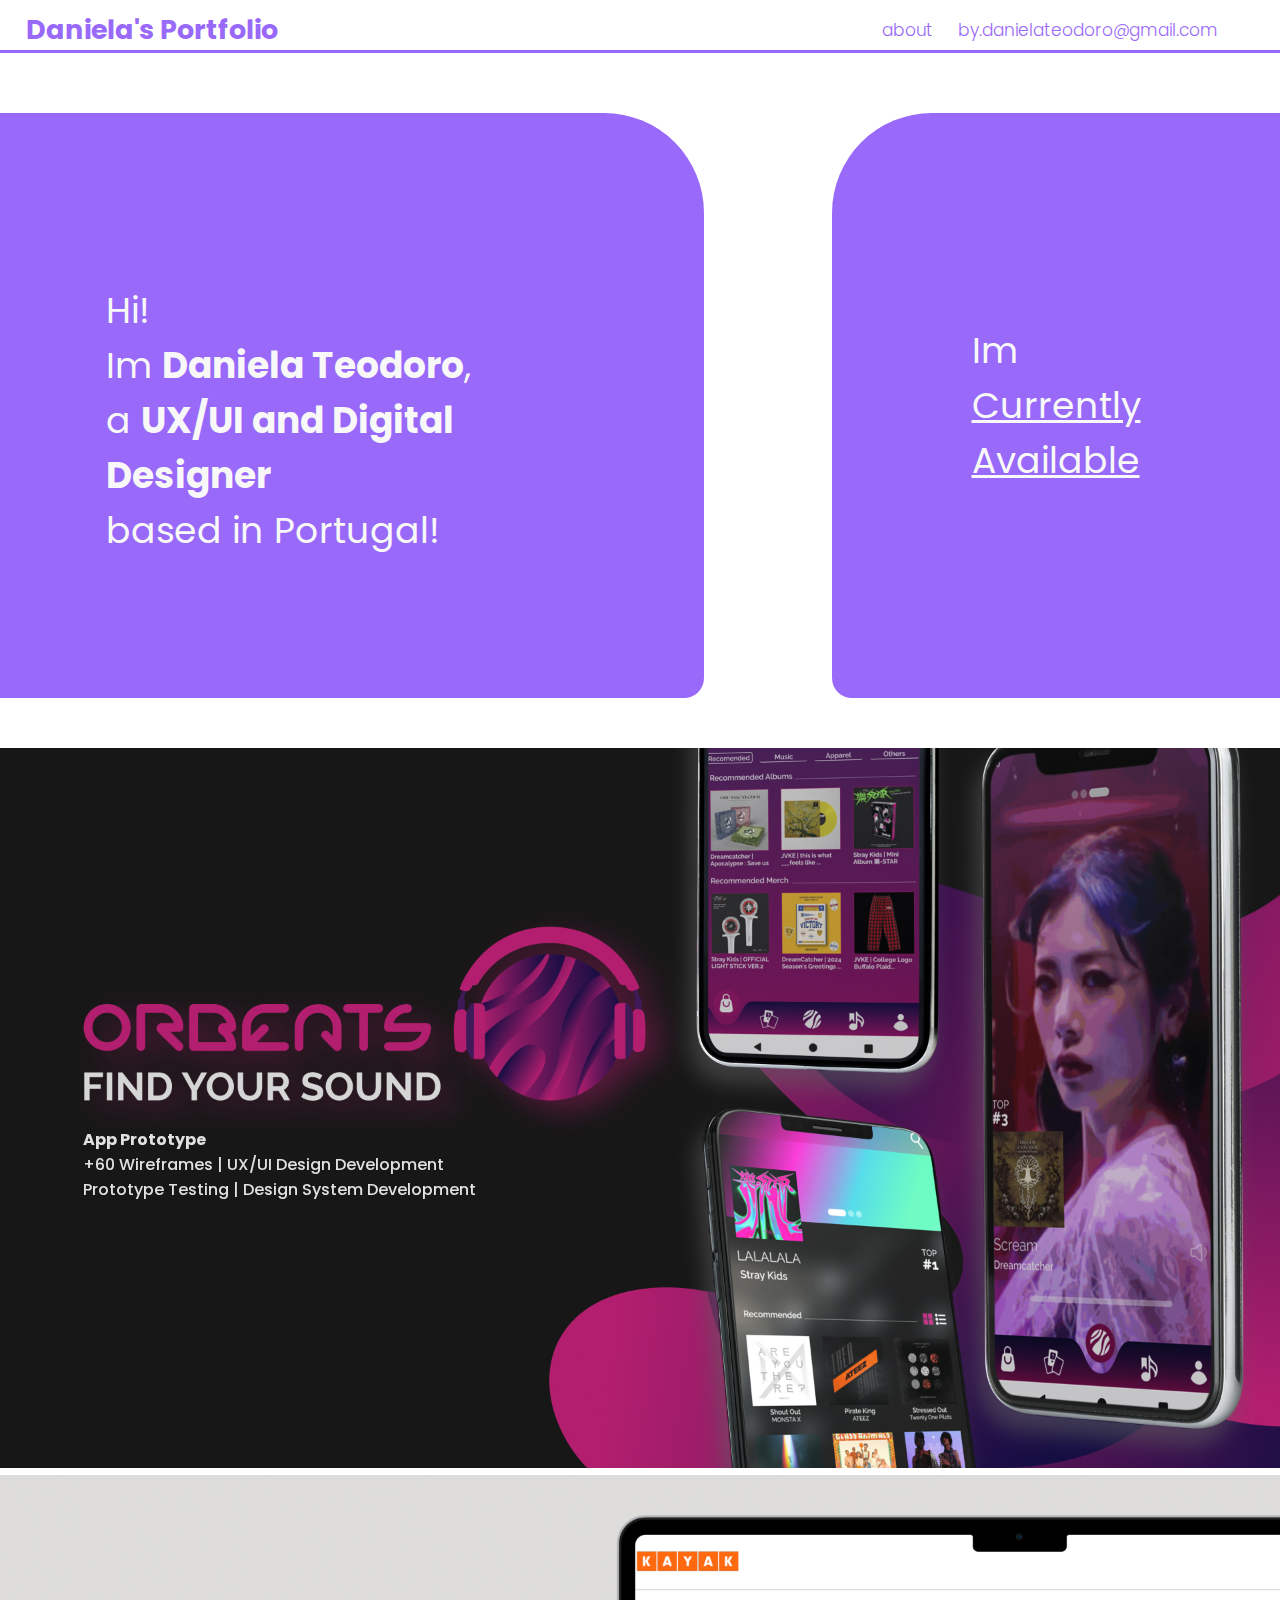
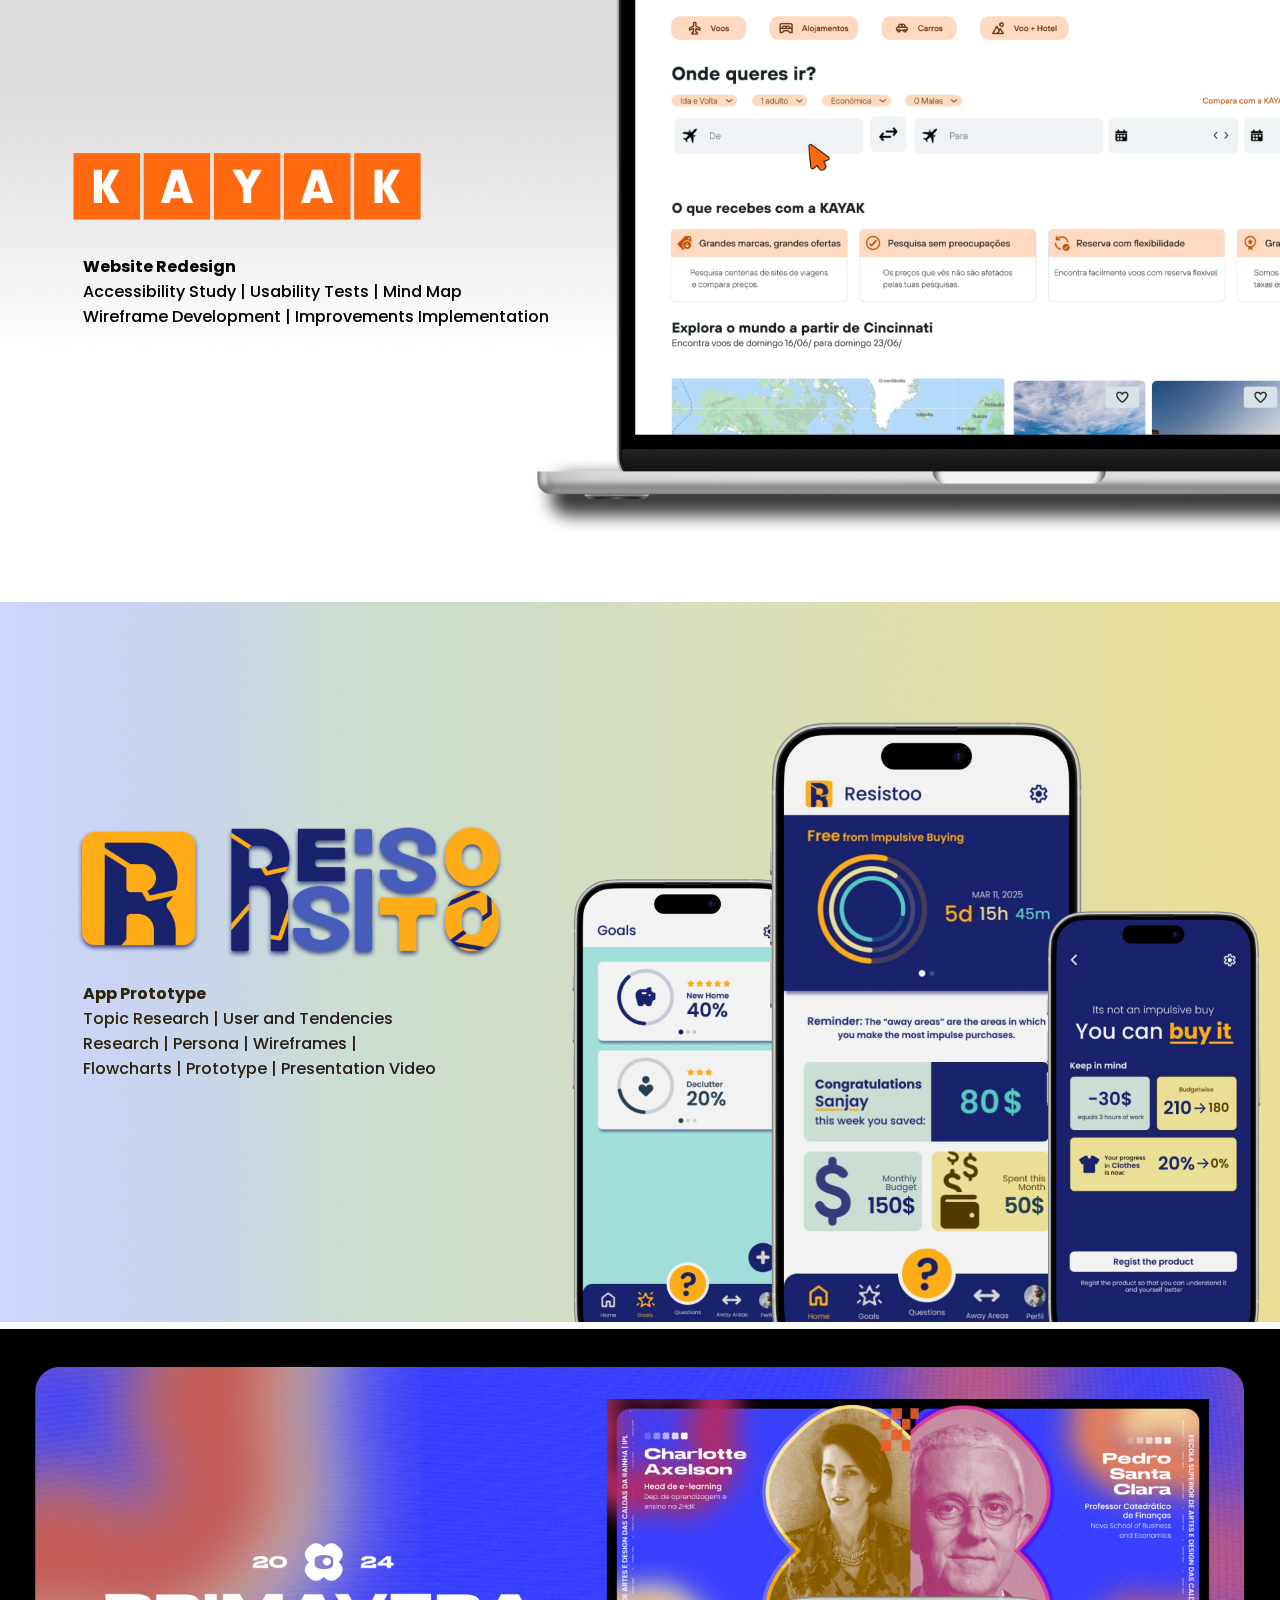
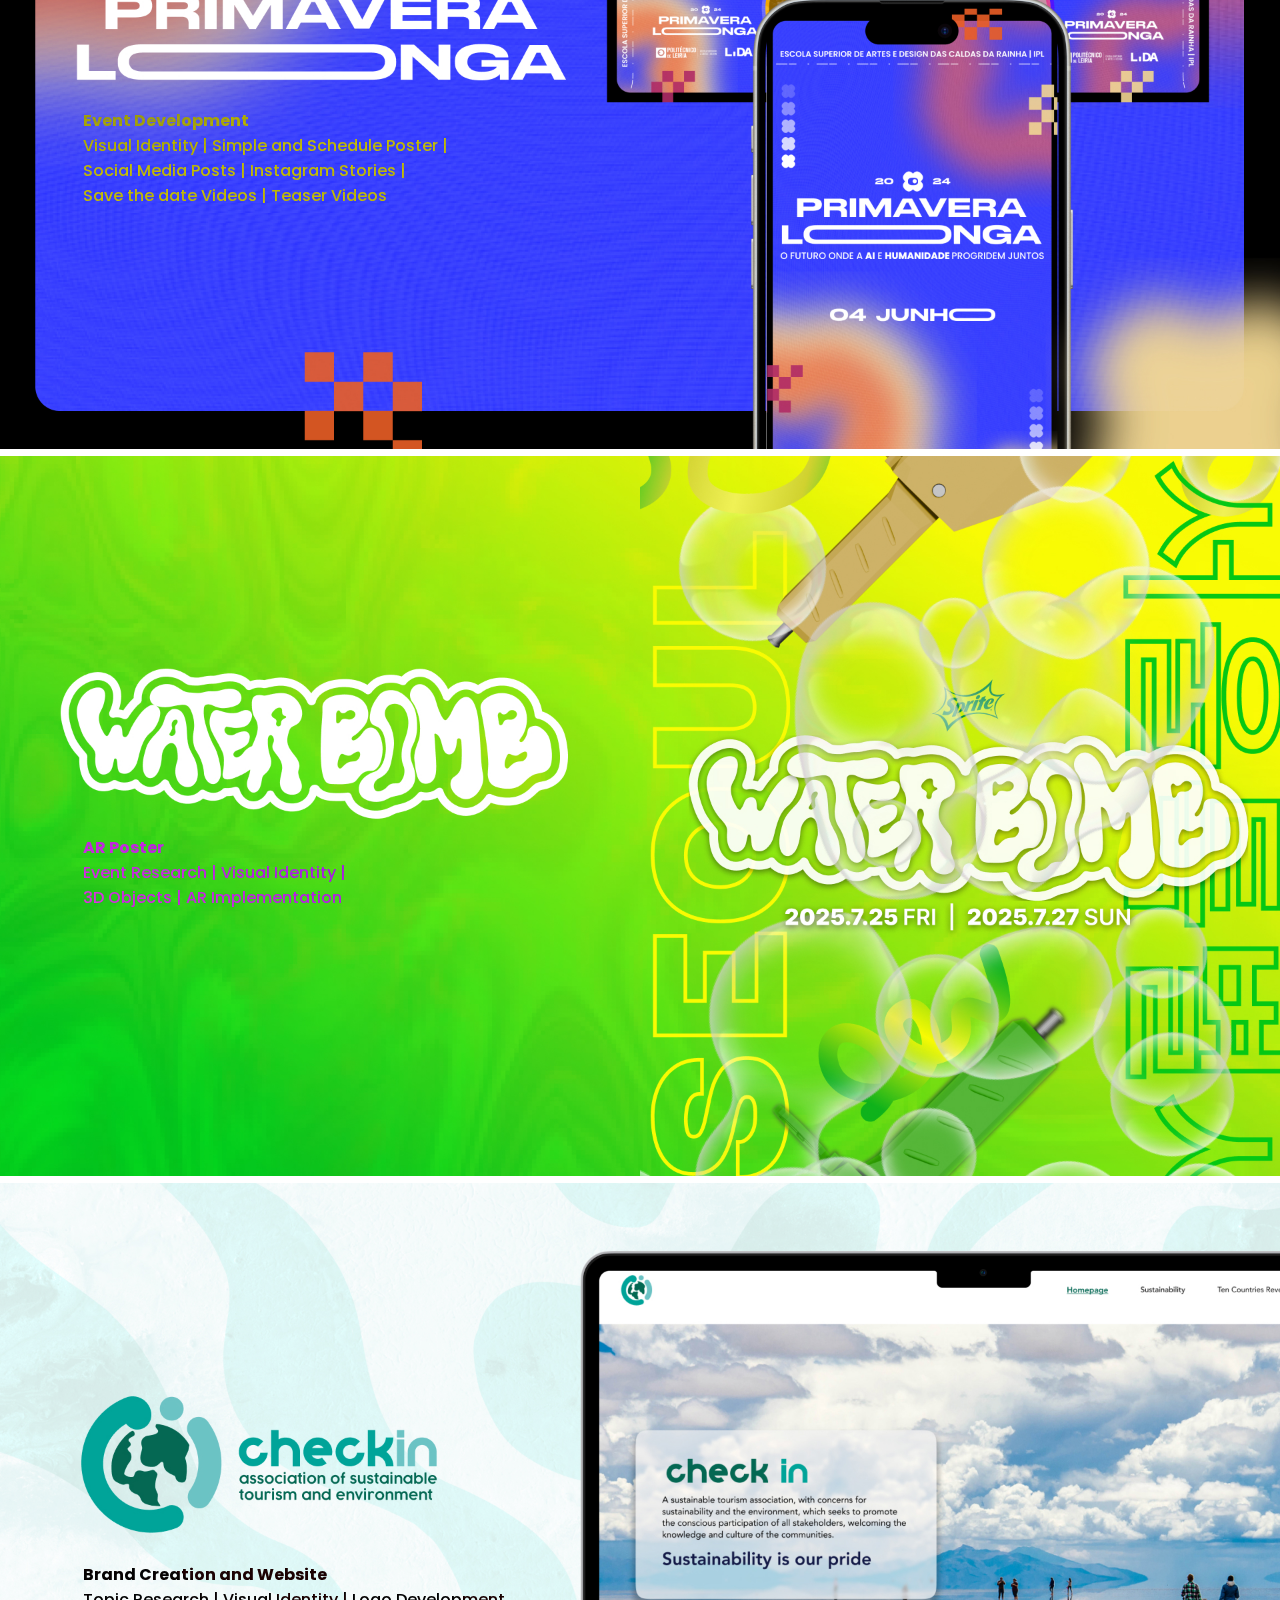
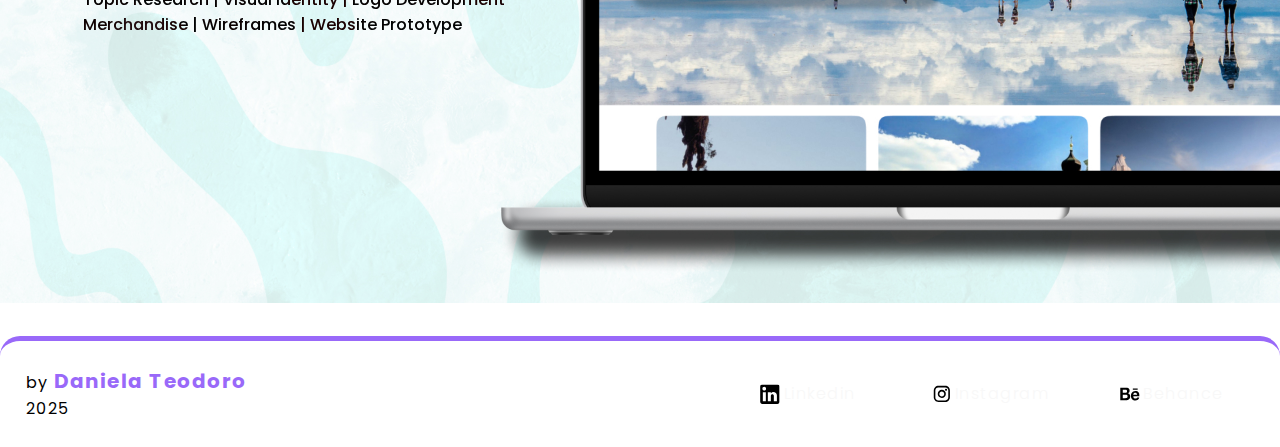
<file: index.html>
<!-- Daniela Teodoro, 3220561
Portfolio
3º ano 2024-2025, 2º Semestre
Época de Avaliação = Continua
ESAD.CR, Licenciatura Design Gráfico e Multimedia
Laboratório de Projeto II, Marco Heleno
08/06/2025
-->


<!DOCTYPE html>
<html lang="en">

<head>
    <meta charset="UTF-8">
    <meta name="description" content="Portfolio de Daniela Teodoro"> 
    <meta name="keywords" content="design, UX/UI, Mobile Apps, Portfolio">
    <meta name="author" content="Daniela Teodoro">
    <meta name="viewport" content="width=device-width, initial-scale=1.0">
    <link href="styles.css" type="text/css" rel="stylesheet"/>
    <title>Daniela's Portfolio</title>
    <link rel="icon" type="image/x-icon" href="index_media/favicon.ico.png">

    <script src="p5.min.js"></script>
    <script src="sketch.js"></script>
</head>

<body>



    <header>
        <nav>
            <a id="name_title" href="index.html" target="_self" onmouseover="showCustomCursor()" onmouseout="hideCustomCursor()">Daniela's Portfolio</a>
            <ul>
                <li><a href="about.html" target="_self" onmouseover="showCustomCursor()" onmouseout="hideCustomCursor()"> about</a></li>
                <li id="email_computer"><a href="mailto:by.danielateodoro@gmail.com" onmouseover="showCustomCursor()" onmouseout="hideCustomCursor()"> by.danielateodoro@gmail.com</a></li>
            <li id="email_responsive"><a href="mailto:by.danielateodoro@gmail.com" onmouseover="showCustomCursor()" onmouseout="hideCustomCursor()"> Email!</a></li>
            </ul>
        </nav>
    </header>

    <main>
    
        <section id="beggining">
            <div id="left">
                <p id="index"> Hi!<br>Im <span>Daniela Teodoro</span>,<br>a <span>UX/UI and Digital Designer</span><br>based in Portugal!</p>
            </div>
            <div id="right">
                <p>Im<br><span>Currently<br>Available</span></p>
            </div>
        </section>
        
        
        <!-- Imagens dos Projetos Principais-->
        <section id="works">

            <a href="projects/Orbeats_Project/Orbeats.html" target="_self" onmouseover="growCustomCursor()" onmouseout="shrinkCustomCursor()">    
                <figure>
                    <img src="index_media/orbeats_thumbnail.jpg" alt="Orbeats App Prototype project" >
                    <figcaption>App Prototype <span><br>+60 Wireframes | UX/UI Design Development
                        <br>Prototype Testing | Design System Development</span></figcaption>
                </figure>
            </a>
            
            <a href="projects/Kayak_Project/Kayak.html" target="_self" onmouseover="growCustomCursor()" onmouseout="shrinkCustomCursor()">
            <figure> 
                <img src="index_media/kayak_thumbnail.jpg" alt="Kayay, Website Redesign project">
                <figcaption>Website Redesign<span><br>Accessibility Study | Usability Tests | Mind Map <br>
                Wireframe Development | Improvements Implementation</span></figcaption>
            </figure>
            </a>

            <a href="projects/Resistoo_Project/Resistoo.html" target="_self"onmouseover="growCustomCursor()" onmouseout="shrinkCustomCursor()">
            <figure> 
                <img src="index_media/resistoo_thumbnail.jpg" alt="Resistoo, App Prototype">
                <figcaption>App Prototype<span><br>Topic Research | User and Tendencies <br>Research | Persona | Wireframes |<br>Flowcharts | Prototype | Presentation Video</span></figcaption>
            </figure>
            </a>

            <a href="projects/PrimaveraLonga_Project/PrimaveraLonga.html" target="_self"onmouseover="growCustomCursor()" onmouseout="shrinkCustomCursor()">
            <figure> 
                <img src="index_media/PrimaveraLonga_thumbnail.jpg" alt="Primavera Longa, Event visual Identity Development">
                <figcaption>Event Development<span><br>Visual Identity | Simple and Schedule Poster |<br>Social Media Posts | Instagram Stories |
                    <br>Save the date Videos | Teaser Videos</span></figcaption>
            </figure>
            </a>

<a href="projects/Waterbomb_Project/Waterbomb.html" target="_self" onmouseover="growCustomCursor()" onmouseout="shrinkCustomCursor()">
            <figure> 
                <img src="index_media/WaterBomb_thumbnail.jpg" alt="WaterBomb, AR Poster">
                <figcaption>AR Poster<span><br>Event Research | Visual Identity | <br> 3D Objects | AR Implementation</span></figcaption>
            </figure>
        </a>

<a href="projects/CheckIn_Project/CheckIn.html" target="_self" onmouseover="growCustomCursor()" onmouseout="shrinkCustomCursor()">
            <figure> 
                <img src="index_media/CheckIn_thumbnail.jpg" alt="Check In, Brand Creation and Website">
                <figcaption>Brand Creation and Website<span><br>Topic Research | Visual Identity | Logo Development <br> Merchandise | Wireframes | Website Prototype</span></figcaption>
            </figure>
        </a>
        </section>
    </main>

    <footer>
        <p>by <span>Daniela Teodoro</span><br>2025</p>
       
        <section id="Socials">
            <a class="socials_button" href="https://www.linkedin.com/in/daniela-teodoro-948b32339/" target="_blank" onmouseover="showCustomCursor()" onmouseout="hideCustomCursor()">
                <img src="contact_media/linkedin_icon.svg" alt="Linkedin icon">
                <p>Linkedin</p>
            </a>

            <a class="socials_button" href="https://www.instagram.com/_by_dalla_/?hl=pt" target="_blank" onmouseover="showCustomCursor()" onmouseout="hideCustomCursor()">
                <img src="contact_media/instagram_icon.svg" alt="Instagram icon">
                <p>Instagram</p>
            </a>

            <a class="socials_button" href="https://www.behance.net/danielateodoro" target="_blank" onmouseover="showCustomCursor()" onmouseout="hideCustomCursor()">
                <img src="contact_media/behance_icon.svg" alt="Behance icon">
               <p>Behance</p>
            </a>
        </section>
    </footer>

    <div id="meu_cursor">
        <img src="index_media/stars.svg" alt="image that appears when the cursor hovers a link">
        <p id="view_project">View Project</p>
    </div>

</body>

</html>
</file>
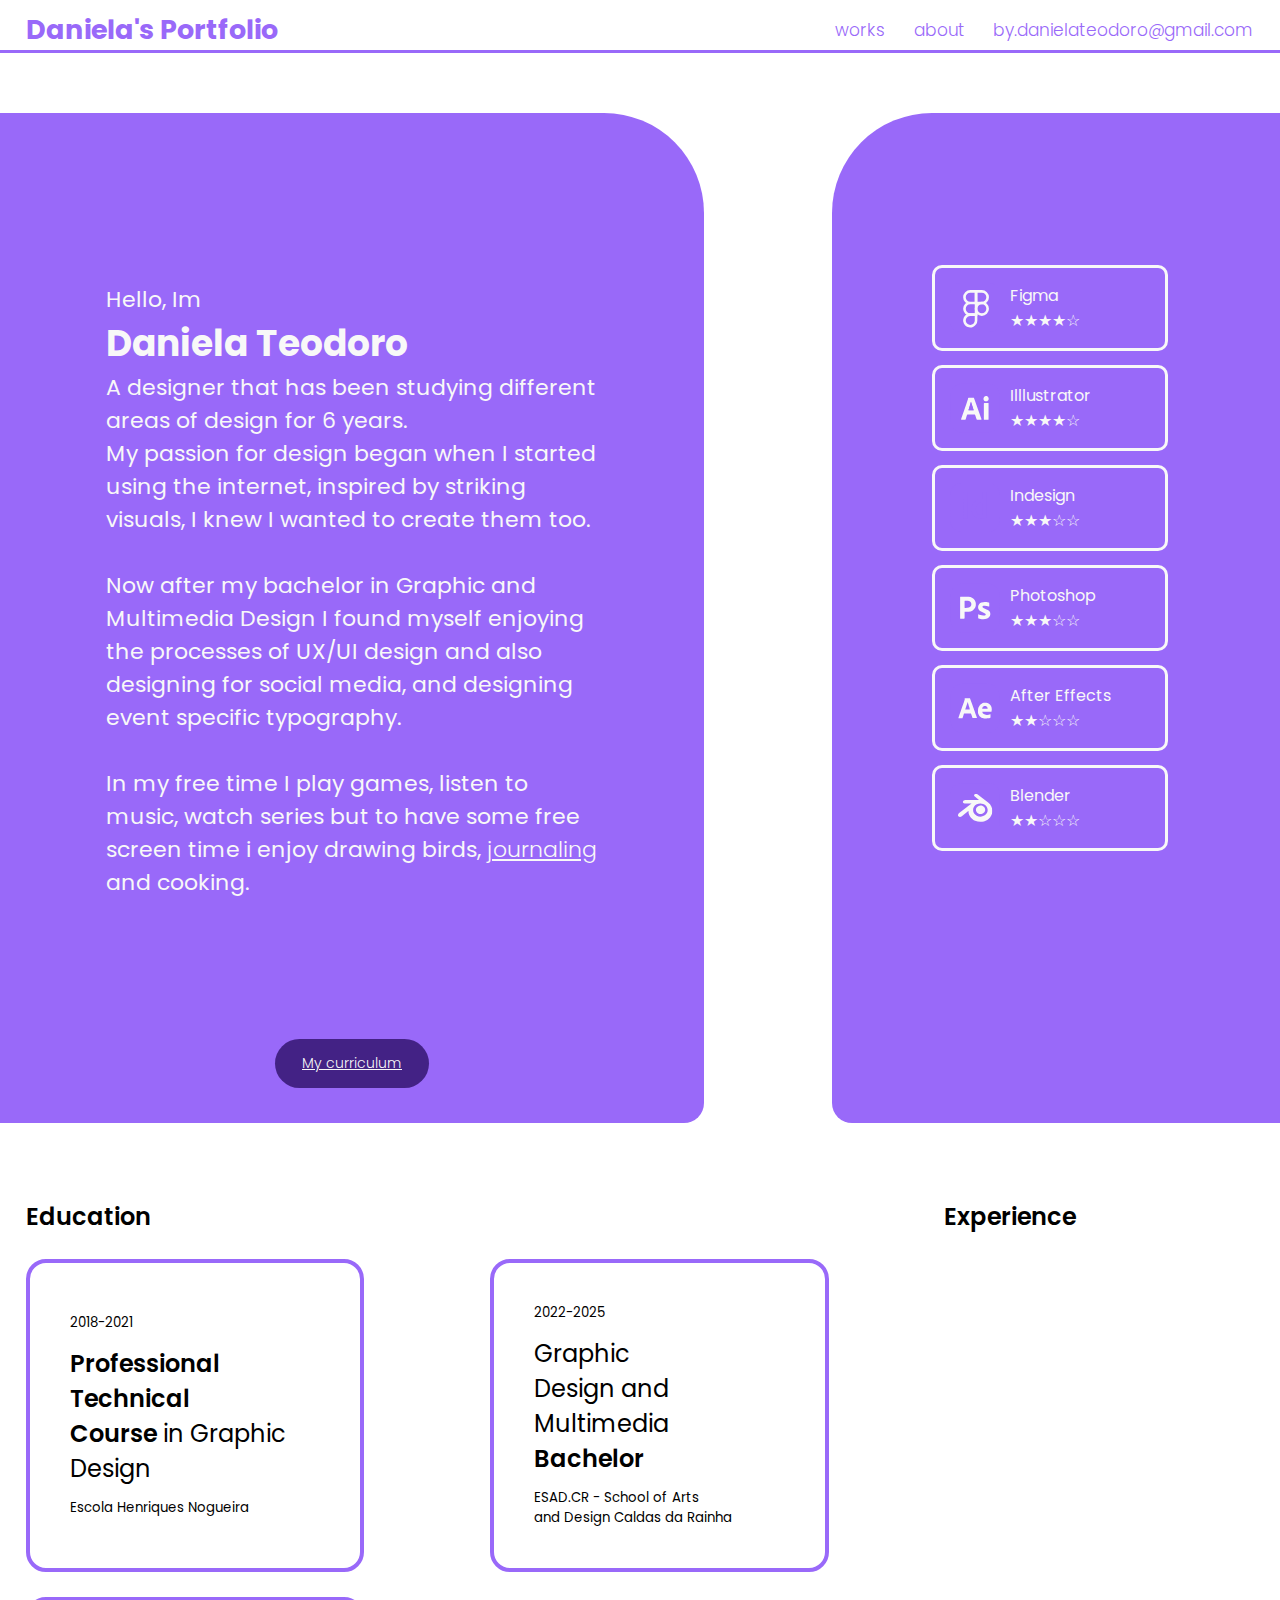
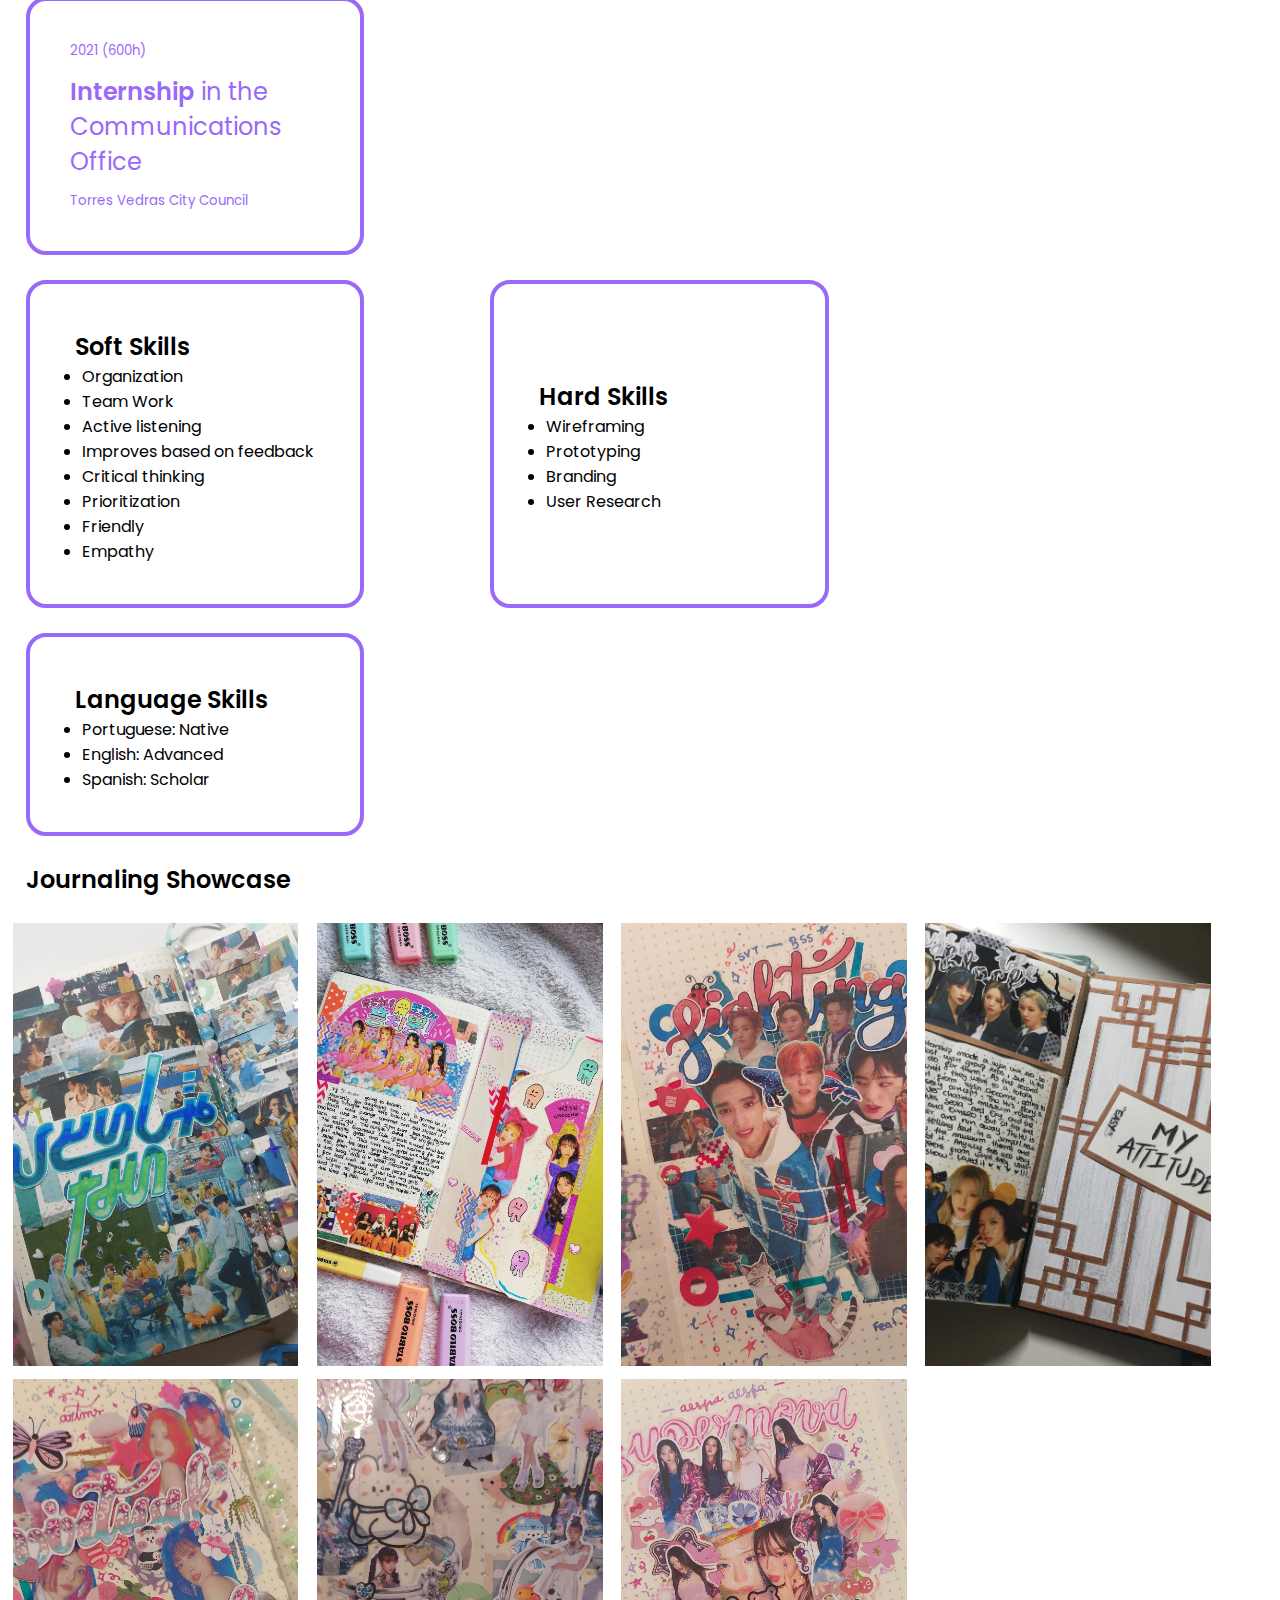
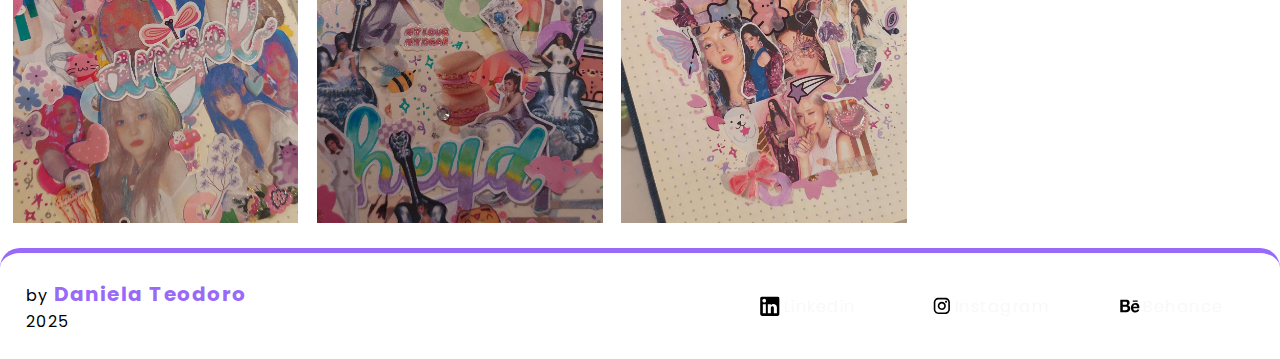
<file: about.html>
<!-- Daniela Teodoro, 3220561
Portfolio
3º ano 2024-2025, 2º Semestre
Época de Avaliação = Continua
ESAD.CR, Licenciatura Design Gráfico e Multimedia
Laboratório de Projeto II, Marco Heleno
08/06/2025
-->

<!DOCTYPE html>
<html lang="en">

<head>
    <meta charset="UTF-8">
    <meta name="description" content="Portfolio de Daniela Teodoro"> 
    <meta name="keywords" content="design, UX/UI, Mobile Apps, Portfolio">
    <meta name="author" content="Daniela Teodoro">
    <meta name="viewport" content="width=device-width, initial-scale=1.0">
    <link href="styles.css" type="text/css" rel="stylesheet"/>
    <title>Daniela's Portfolio</title>
    <link rel="icon" type="image/x-icon" href="index_media/favicon.ico.png">

    <script src="p5.min.js"></script>
    <script src="sketch.js"></script>
</head>

<body>
    <header>
        <nav>
            <a id="name_title" href="index.html" target="_self" onmouseover="showCustomCursor()" onmouseout="hideCustomCursor()">Daniela's Portfolio</a>
            <ul>
                <li><a href="index.html#works" target="_self" onmouseover="showCustomCursor()" onmouseout="hideCustomCursor()"> works</a></li>
                <li><a href="about.html" target="_self" onmouseover="showCustomCursor()" onmouseout="hideCustomCursor()">about</a></li>
                <li id="email_computer"><a href="mailto:by.danielateodoro@gmail.com" onmouseover="showCustomCursor()" onmouseout="hideCustomCursor()"> by.danielateodoro@gmail.com</a></li>
            <li id="email_responsive"><a href="mailto:by.danielateodoro@gmail.com" onmouseover="showCustomCursor()" onmouseout="hideCustomCursor()"> Email!</a></li>
            </ul>
        </nav>
    </header>

    <main>
    
        <section id="beggining">
            <div id="left">
                <p id="about"> Hello, Im <br>
                    <span>Daniela Teodoro</span><br>
                    A designer that has been studying different areas of design for 6 years.<br>
                    My passion for design began when I started using the internet, inspired by striking visuals, I knew I wanted to create them too.
                    <br>
                    <br>
                    Now after my bachelor in Graphic and Multimedia Design I found myself enjoying the processes of UX/UI design and also designing for social media, and designing event specific typography.
                    <br>
                    <br>
                    In my free time I play games, listen to music, watch series but to have some free screen time i enjoy drawing birds, <a href="about.html#Journaling_Gallery" onmouseover="showCustomCursor()" onmouseout="hideCustomCursor()">journaling</a> and cooking.
                </p>

                <a id="curriculum" href="about_media/Daniela_Curriculum.pdf" target="_blank" onmouseover="showCustomCursor()" onmouseout="hideCustomCursor()">
                    My curriculum
                </a>
            </div>
            <div id="right">

                <div id="Designers_ToolBox">

                    <div class="TollBox">
                        <img src="about_media/figma_icon.svg" alt="Figma Icon with purple background">
                        <p>Figma<br>★★★★☆</p>
                    </div>
                    
                    <div class="TollBox">
                        <img src="about_media/illustrator_icon.svg" alt="Illustrator Icon with purple background">
                        <p>Illlustrator<br>★★★★☆</p>
                    </div>

                    <div class="TollBox">
                        <img src="about_media/indesign_icon.svg" alt="Indesign Icon with purple background">
                        <p>Indesign<br>★★★☆☆</p>
                    </div>

                    <div class="TollBox">
                        <img src="about_media/photoshop_icon.svg" alt="Photoshop Icon with purple background">
                        <p>Photoshop<br>★★★☆☆</p>
                    </div>

                    <div class="TollBox">
                        <img src="about_media/aftereffects_icon.svg" alt="After Effects Icon with purple background">
                        <p>After Effects<br>★★☆☆☆</p>
                    </div>

                    <div class="TollBox">
                        <img src="about_media/Blender_icon.svg" alt="Blender Icon with purple background">
                        <p>Blender<br>★★☆☆☆</p>
                    </div>
                </div>

            </div>
        </section>
        
        

        <section id="Education_Experience">
            <h2> Education </h2>
            <h2> Experience </h2>
        </section>

        

        <section class="Info_Boxes">
            <div id="TextBox">
                <h5> 2018-2021 </h5>
                <p><span>Professional <br>Technical<br>Course</span> in Graphic Design</p>
                <h5> Escola Henriques Nogueira </h5>
            </div>
                
            <div id="TextBox">
                <h5> 2022-2025 </h5>
                <p>Graphic <br>Design and<br>Multimedia <span>Bachelor</span></p>
                <h5> ESAD.CR - School of Arts <br>and Design Caldas da Rainha </h5>
            </div>

            <div id="TextBox_purple">
                <h5> 2021 (600h) </h5>
                <p><span>Internship</span> in the Communications Office</p>
                <h5> Torres Vedras City Council </h5>
            </div>
        </section>

        

        <section class="Info_Boxes">
            <div id="TextBox">
                <h2> Soft Skills </h2>
                <ul>
                    <li>Organization</li>
                    <li>Team Work</li>
                    <li>Active listening</li>
                    <li>Improves based on feedback</li>
                    <li>Critical thinking</li>
                    <li>Prioritization</li>
                    <li>Friendly</li>
                    <li>Empathy</li>
                </ul>
            </div>

            <div id="TextBox">
                <h2> Hard Skills </h2>
                <ul>
                    <li>Wireframing</li>
                    <li>Prototyping</li>
                    <li>Branding</li>
                    <li>User Research</li>
                </ul>
            </div>

            <div id="TextBox">
                <h2>Language Skills</h2>
                <ul>
                    <li>Portuguese: Native</li>
                    <li>English: Advanced</li>
                    <li>Spanish: Scholar</li>
                </ul>
            </div>
        </section>

    

        <h2> Journaling Showcase </h2>
        <section id="Journaling_Gallery">
        <div id="one">
             </div>
        <div id="two">
             </div>
        <div id="three">
              </div>
        <div id="four">
              </div>
        <div id="five">
              </div>
        <div id="six">
              </div>
        <div id="seven">
            </div>
        </section>

    

    </main>

    <footer>
        <p>by <span>Daniela Teodoro</span><br>2025</p>
       
        <section id="Socials">
            <a class="socials_button" href="https://www.linkedin.com/in/daniela-teodoro-948b32339/" target="_blank" onmouseover="showCustomCursor()" onmouseout="hideCustomCursor()">
                <img src="contact_media/linkedin_icon.svg" alt="Linkedin icon">
                <p>Linkedin</p>
            </a>

            <a class="socials_button" href="https://www.instagram.com/_by_dalla_/?hl=pt" target="_blank" onmouseover="showCustomCursor()" onmouseout="hideCustomCursor()">
                <img src="contact_media/instagram_icon.svg" alt="Instagram icon">
                <p>Instagram</p>
            </a>

            <a class="socials_button" href="https://www.behance.net/danielateodoro" target="_blank" onmouseover="showCustomCursor()" onmouseout="hideCustomCursor()">
                <img src="contact_media/behance_icon.svg" alt="Behance icon">
                <p>Behance</p>
            </a>
        </section>
    </footer>

    <div id="meu_cursor">
        <img src="index_media/stars.svg" alt="image that appears when the cursor hovers a link">
        <p id="view_project">View Project</p>
    </div>
</body>

</html>
</file>
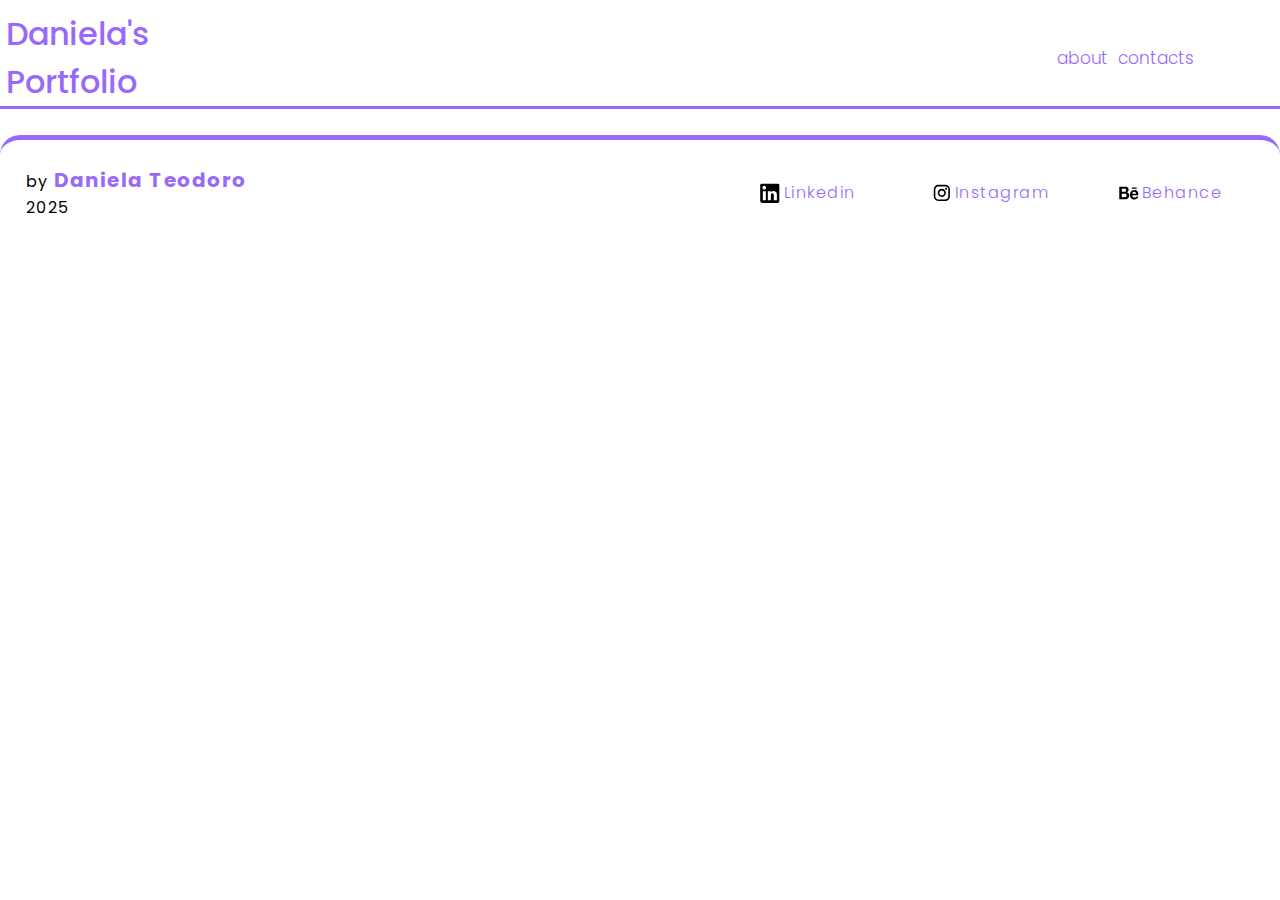
<file: contact.html>
<!DOCTYPE html>
<html lang="en">
<head>
    <meta charset="UTF-8"><meta name="description" content="Portfolio de Daniela Teodoro"> 
    <meta name="keywords" content="Portfolio, Contacts, email, instagram, behance">
    <meta name="author" content="Daniela Teodoro">
    <meta name="viewport" content="width=device-width, initial-scale=1.0">
    <link href="styles.css" type="text/css" rel="stylesheet"/>
    <title>Contact Me</title>
    <link rel="icon" type="image/x-icon" href="contact_media/favicon.ico.png">
</head>

<body>
    <header>
        <nav>
            <a href="index.html" target="_self"><h1>Daniela's Portfolio</h1></a>
            <ul>
                <!-- <li><a href="work.html" target="_self"> works</a></li> -->
                <li><a href="about.html" target="_self"> about</a></li>
                <li><a href="contact.html" target="_self"> contacts</a></li>
            </ul>
        </nav>
    </header>

    
    <footer>
        <p>by<span> Daniela Teodoro</span><br> 2025</p>
       
        <section id="Socials">
            <a href="https://www.linkedin.com/in/daniela-teodoro-948b32339/" target="_blank"> <div class="socials_button"> </a>
                <img src="contact_media/linkedin_icon.svg" alt="Linkedin icon">
                <p> <a href="https://www.linkedin.com/in/daniela-teodoro-948b32339/" target="_blank"> Linkedin</p> </a>
            </div>

            <div class="socials_button">
                <img src="contact_media/instagram_icon.svg" alt="Instagram icon">
                <p> <a href="https://www.instagram.com/_by_dalla_/?hl=pt" target="_blank">Instagram</p></a>
            </div>
            

            <div class="socials_button">
                <img src="contact_media/behance_icon.svg" alt="Behance icon">
                <p> <a href="https://www.behance.net/danielateodoro" target="_blank"> Behance</p> </a>
            </div>
           
        </section>
    </footer>
</body>
</html>
</file>
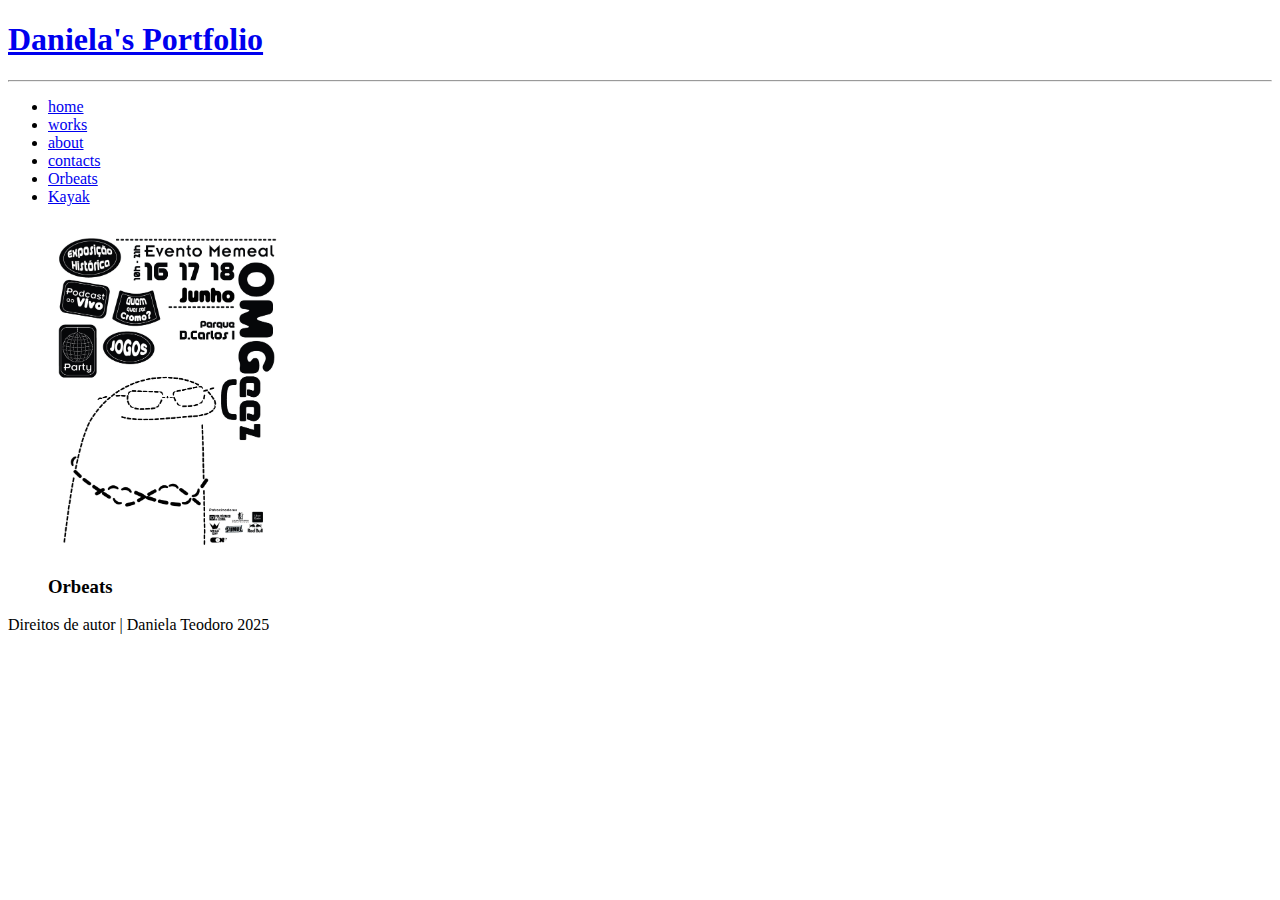
<file: work.html>
<!DOCTYPE html>
<html lang="en">
<head>
    <meta charset="UTF-8">
    <meta name="viewport" content="width=device-width, initial-scale=1.0">
    <title>My Works</title>
</head>
<body>
    <header>
        <h1> <a href="index.html" target="_self"> Daniela's Portfolio </a></h1>
    </header>
        <hr>
    <nav>
        <ul>
            <li><a href="index.html" target="_self"> home </a></li>
            <li><a href="work.html" target="_self"> works </a></li>
            <li><a href="about.html" target="_self"> about </a></li>
            <li><a href="contact.html" target="_self"> contacts </a></li>
            <li><a href="projects/project1/project1.html" target="_blank"> Orbeats </a></li>
            <li><a href="projects/project2/project2.html" target="_blank"> Kayak </a></li>
        </ul>
    
    </nav>

<main>
    <article> 
        <figure> 
            <img src="projects/project1/medias/Poster_OMGeez_CarinaSerra&DanielaTeodoro-01.jpg" alt="Poster para de um evento chamado OMGeez onde existe um boneco feito de caracteres especiais" width="20%" />
        <figcaption><h3>Orbeats</h3></figcaption>
        </figure>
    </article>

</main>

    <footer>
        <p> Direitos de autor | Daniela Teodoro 2025</p>
    </footer>
</body>
</html>
</file>
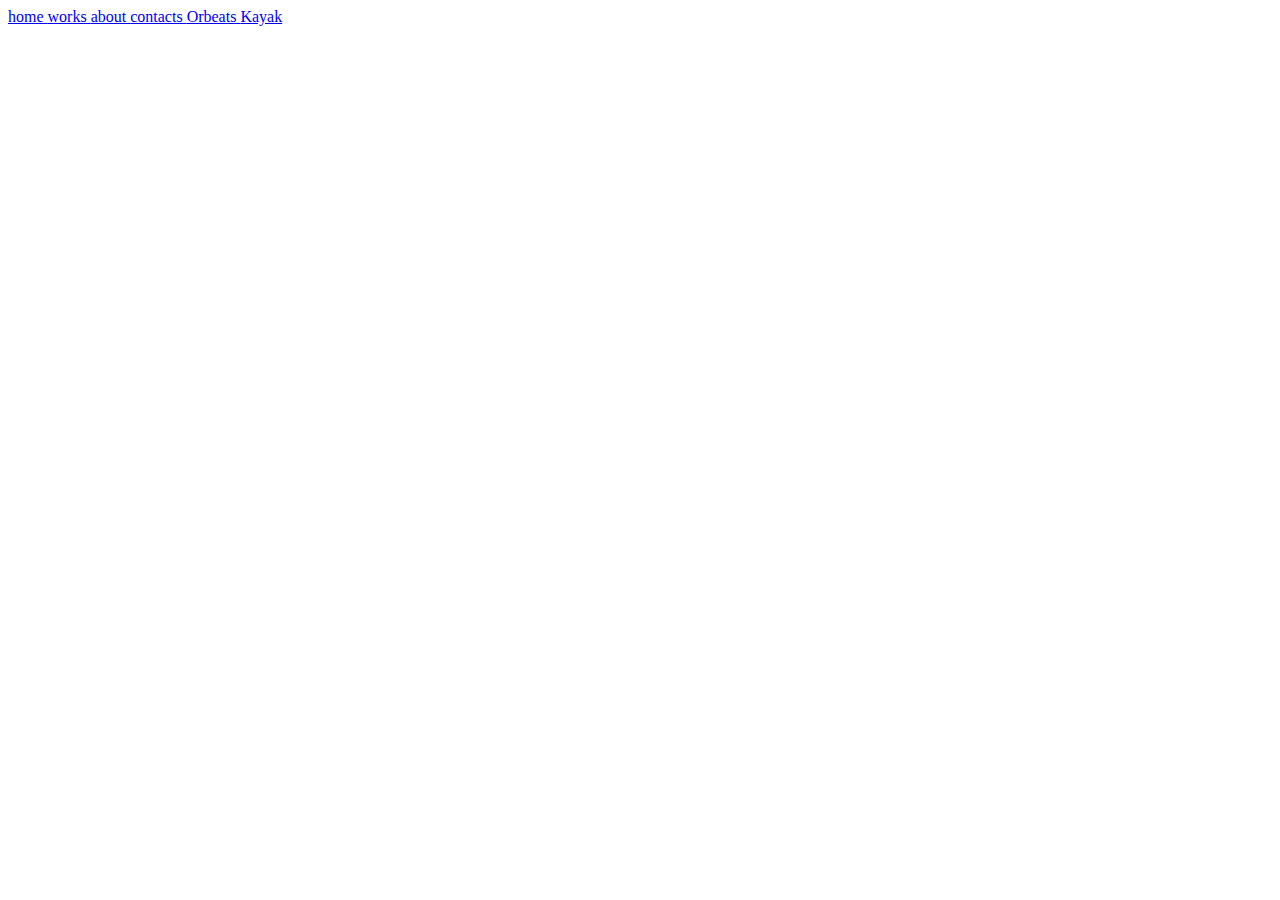
<file: projects/project1.html>
<!DOCTYPE html>
<html lang="en">
<head>
    <meta charset="UTF-8">
    <meta name="viewport" content="width=device-width, initial-scale=1.0">
    <title>Orbeats</title>
</head>
<body>
    <a href="../index.html" target="_self"> home </a>
    <a href="../work.html" target="_self"> works </a>
    <a href="../about.html" target="_self"> about </a>
    <a href="../contact.html" target="_self"> contacts </a>

    <a href="project1.html" target="_self"> Orbeats </a>
    <a href="project2.html" target="_self"> Kayak </a>

</body>
</html>
</file>
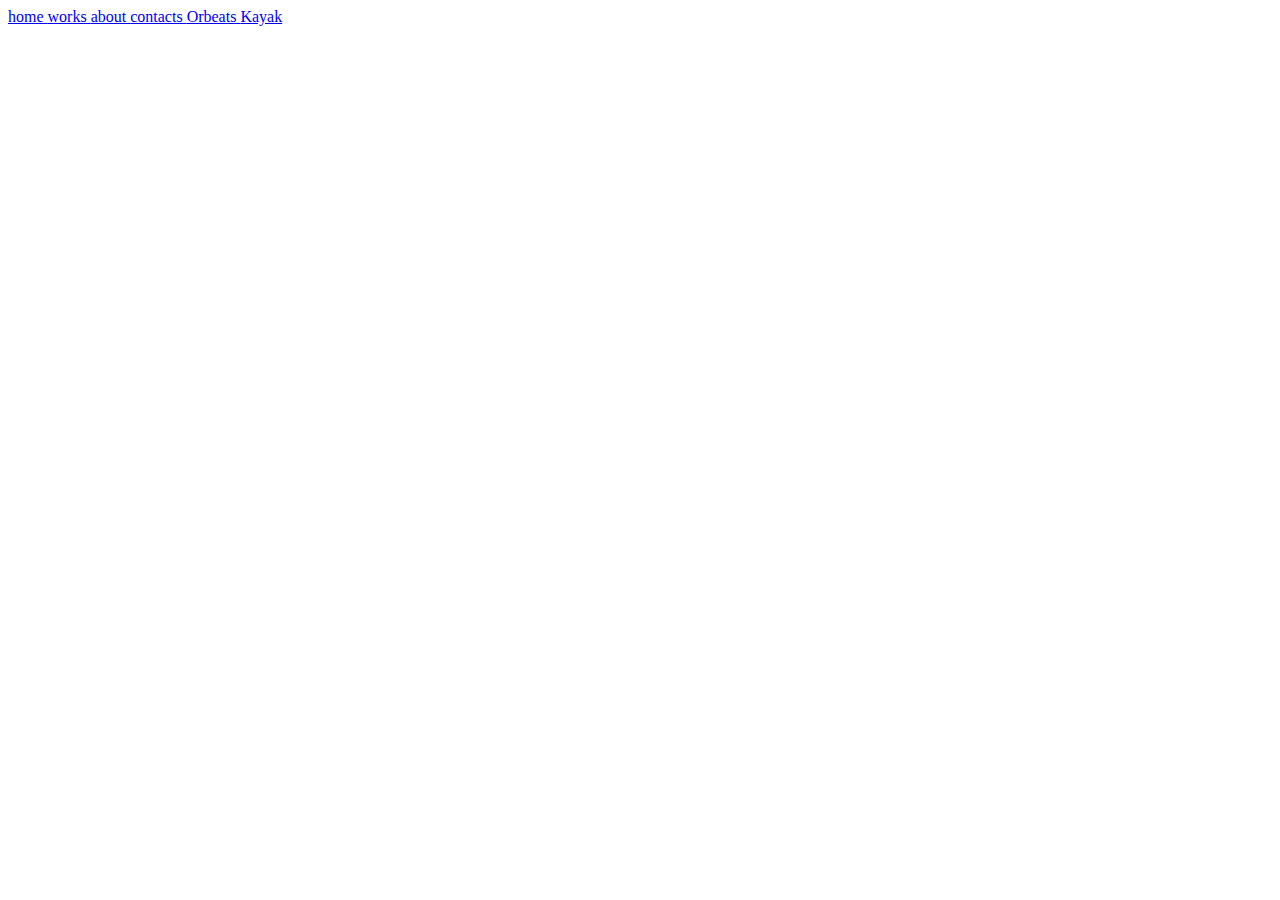
<file: projects/project2.html>
<!DOCTYPE html>
<html lang="en">
<head>
    <meta charset="UTF-8">
    <meta name="viewport" content="width=device-width, initial-scale=1.0">
    <title>Kayak</title>
</head>
<body>
    <a href="../index.html" target="_self"> home </a>
    <a href="../work.html" target="_self"> works </a>
    <a href="../about.html" target="_self"> about </a>
    <a href="../contact.html" target="_self"> contacts </a>

    <a href="project1.html" target="_self"> Orbeats </a>
    <a href="project2.html" target="_self"> Kayak </a>
</body>
</html>
</file>
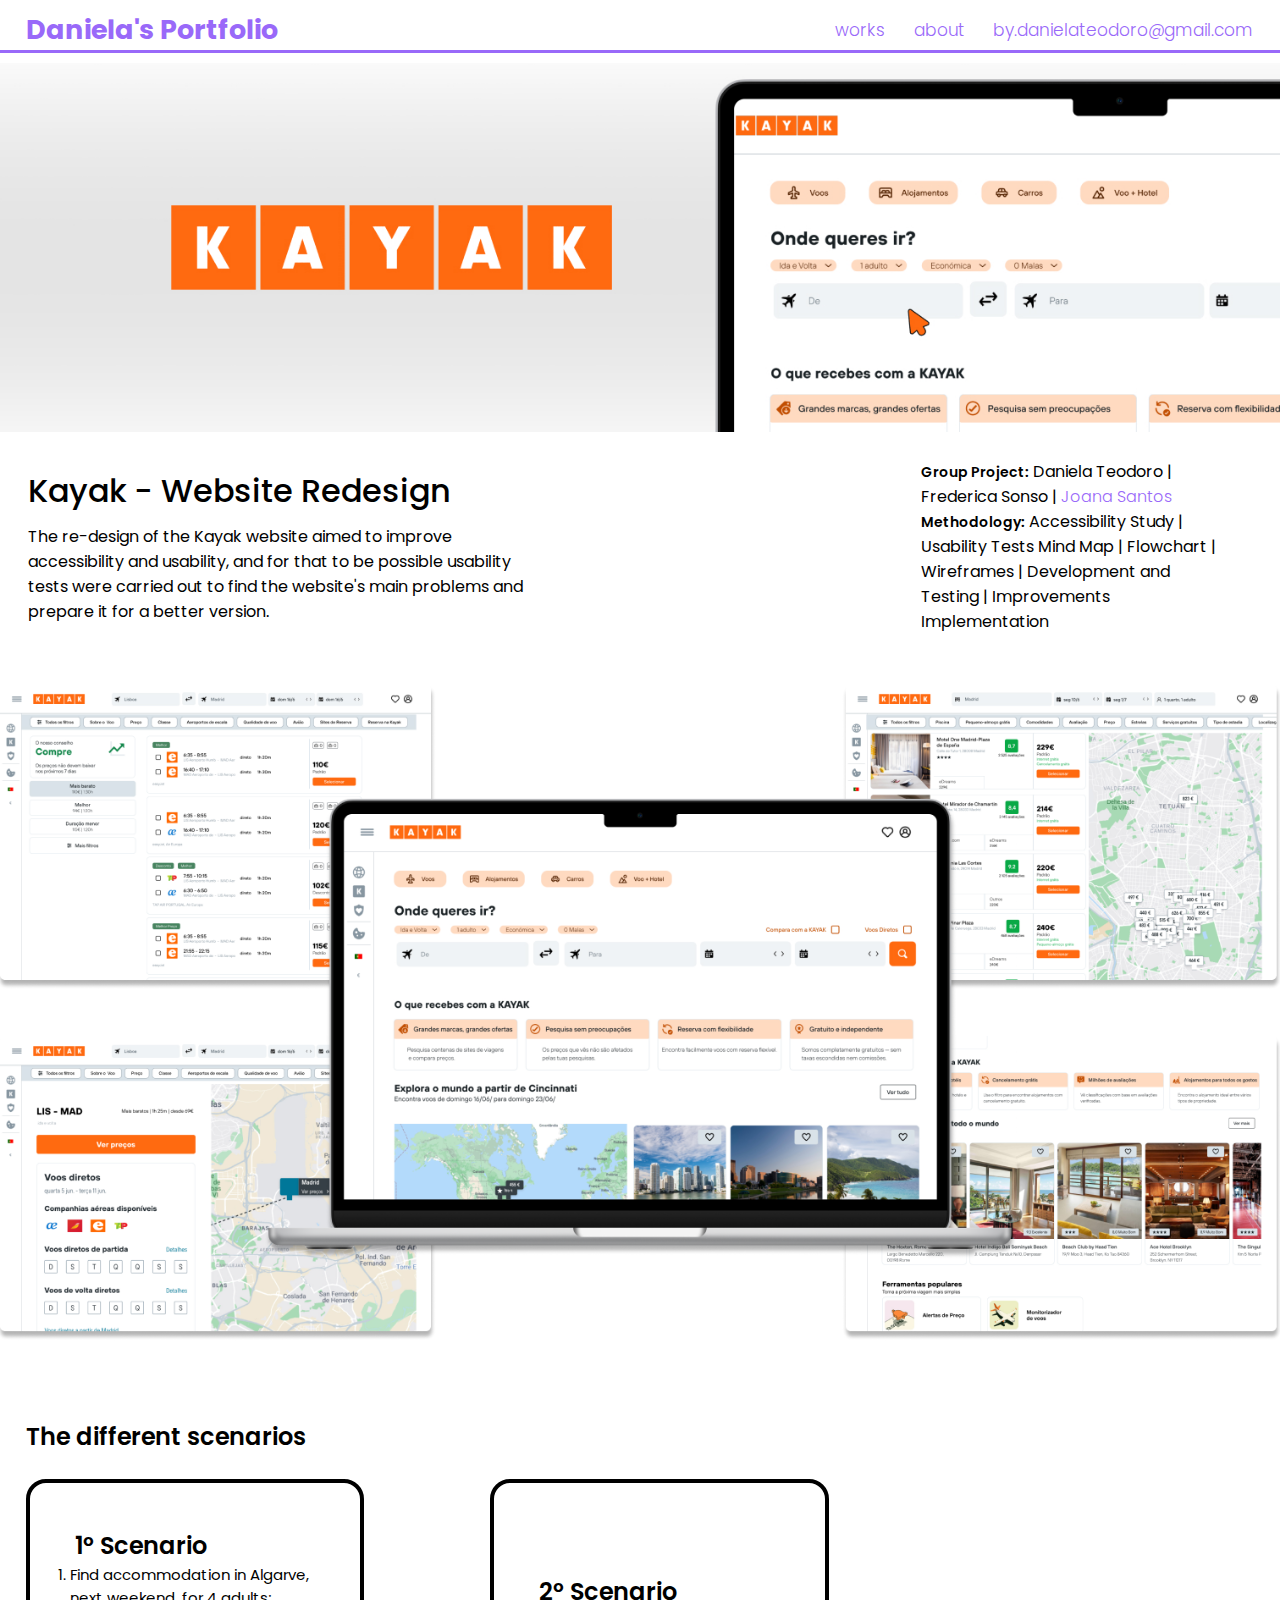
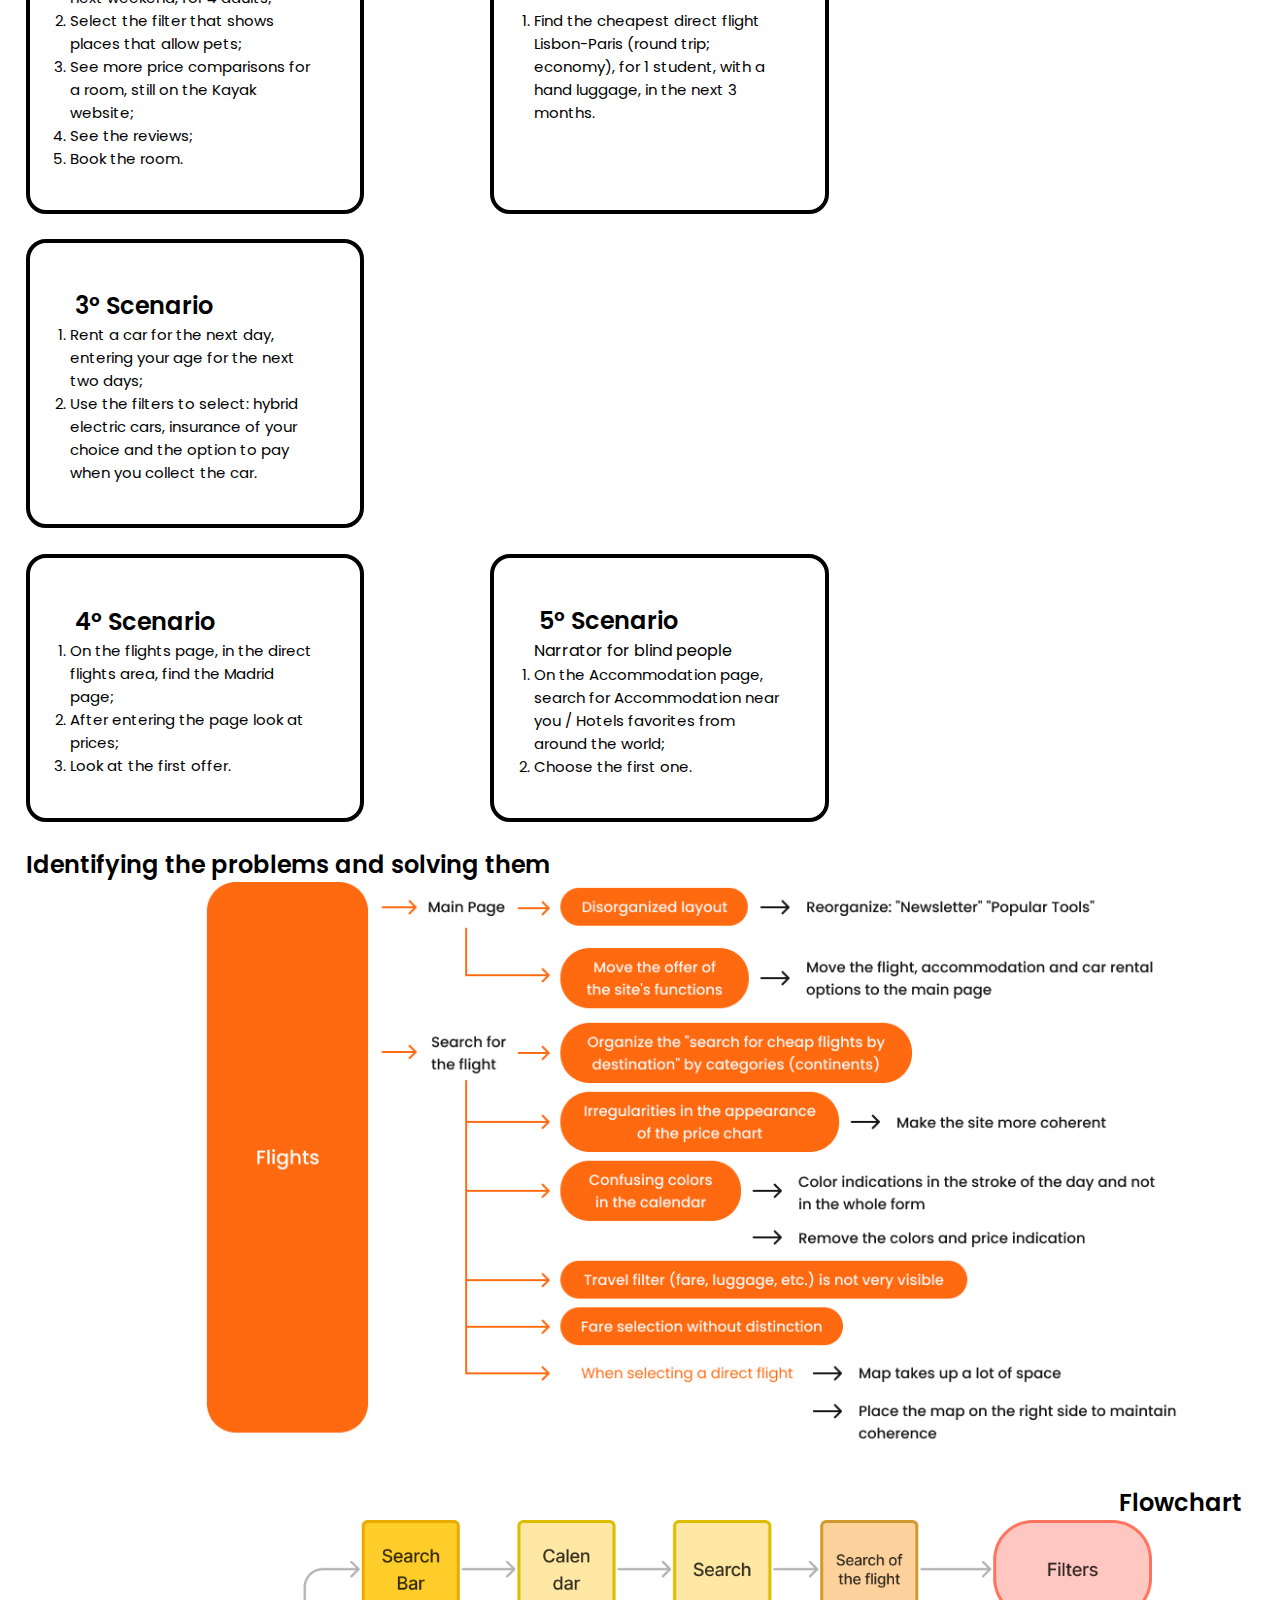
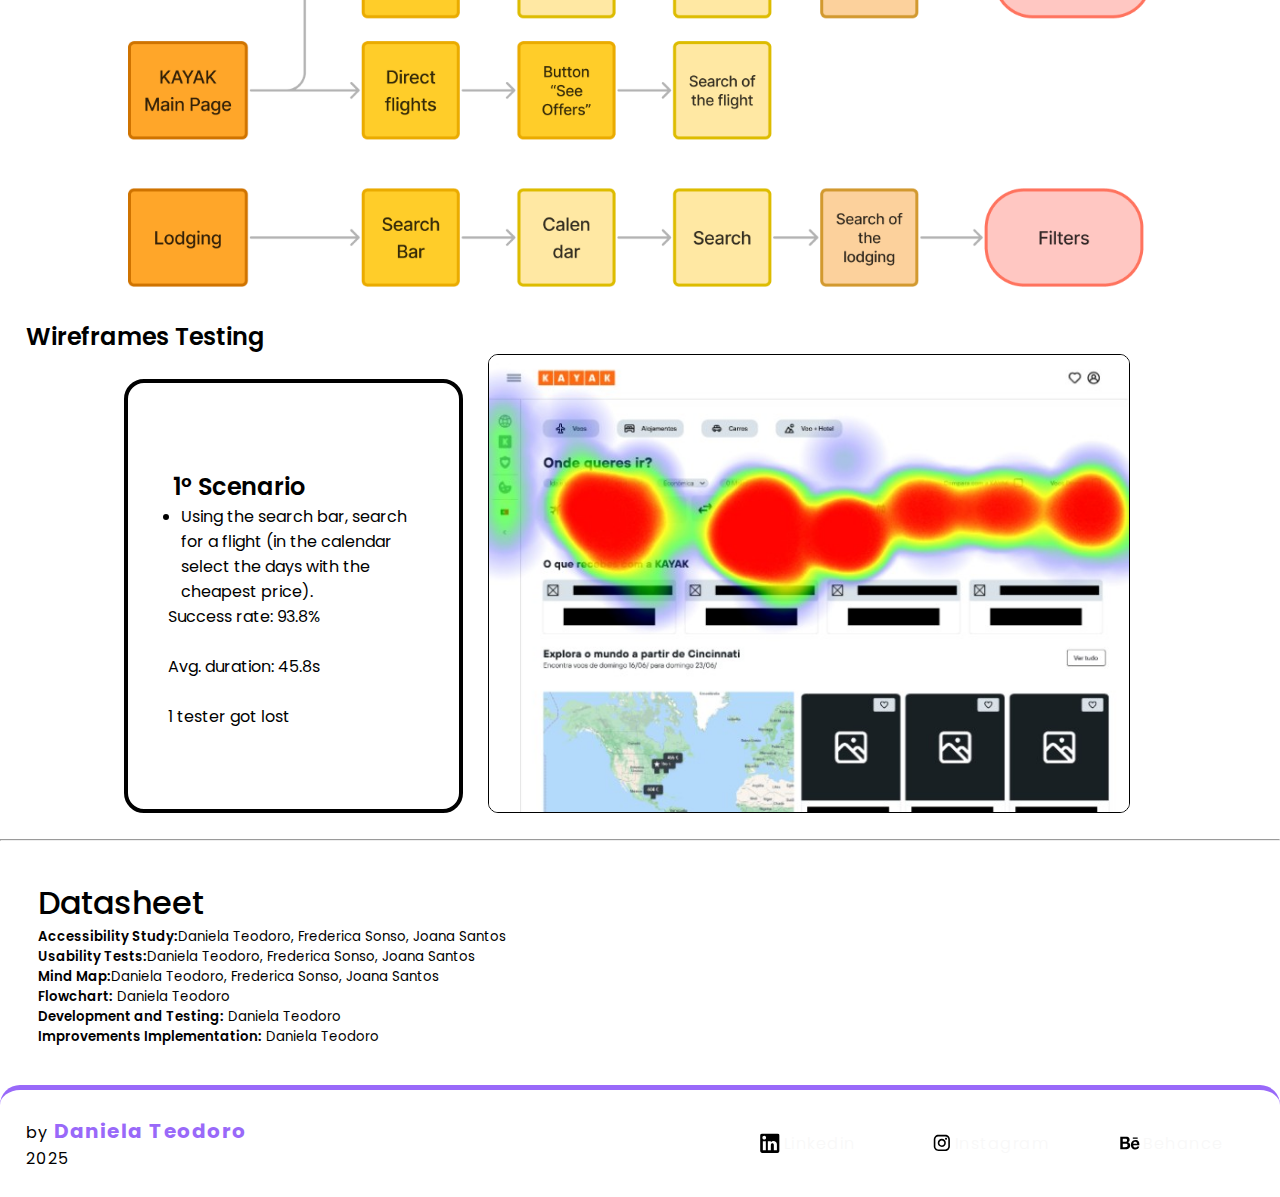
<file: projects/Kayak_Project/Kayak.html>
<!-- Daniela Teodoro, 3220561
Portfolio
3º ano 2024-2025, 2º Semestre
Época de Avaliação = Continua
ESAD.CR, Licenciatura Design Gráfico e Multimedia
Laboratório de Projeto II, Marco Heleno
08/06/2025
-->

<!DOCTYPE html>
<html lang="en">
<head>
    <meta charset="UTF-8">
    <meta name="description" content="Portfolio de Daniela Teodoro"> 
    <meta name="keywords" content="design, UX/UI, Website, Redesign, Acessibility, Portfolio">
    <meta name="author" content="Daniela Teodoro">
    <meta name="viewport" content="width=device-width, initial-scale=1.0">
    <link href="../../styles.css" type="text/css" rel="stylesheet"/>
    <title>Kayak</title>
    <link rel="icon" type="image/x-icon" href="medias/favicon.ico.png">
    <script src="../../p5.min.js"></script>
    <script src="../../sketch.js"></script>
</head>

<body>
    <header>
        <nav>
            <a id="name_title" href="../../index.html" target="_self" onmouseover="showCustomCursor()" onmouseout="hideCustomCursor()">Daniela's Portfolio</a>
            <ul>
                <li><a href="../../index.html#works" target="_self" onmouseover="showCustomCursor()" onmouseout="hideCustomCursor()"> works</a></li>
                <li><a href="../../about.html" target="_self" onmouseover="showCustomCursor()" onmouseout="hideCustomCursor()">about</a></li>
                                <li id="email_computer"><a href="mailto:by.danielateodoro@gmail.com" onmouseover="showCustomCursor()" onmouseout="hideCustomCursor()"> by.danielateodoro@gmail.com</a></li>
            <li id="email_responsive"><a href="mailto:by.danielateodoro@gmail.com" onmouseover="showCustomCursor()" onmouseout="hideCustomCursor()"> Email!</a></li>
            </ul>
        </nav>
    </header>

    <main>

        <div class="Project_thumbnail">
            <img src="medias/kayak_thumbnail_projeto.jpg" alt="Project Thumbnail of the Website Kayak">
            </div>
        
            <section class="project_texts">
                <div class="project_texts_right">
            <h1> Kayak - Website Redesign </h1>
            <p>The re-design of the Kayak website aimed to improve accessibility and usability, and for that to be possible usability tests were carried out to find the website's main problems and prepare it for a better version.
            </p>
            </div>
                <div class="project_texts_left">
        <p><span>Group Project:</span> Daniela Teodoro | Frederica Sonso | <a href="https://www.behance.net/joanasantos71" target="_blank" onmouseover="showCustomCursor()" onmouseout="hideCustomCursor()">Joana Santos</a></p>
        <p><span>Methodology:</span> Accessibility Study | Usability Tests
            Mind Map | Flowchart | Wireframes | Development
            and Testing | Improvements Implementation 
        </p>
        </div>
        </section>

        <img class="Important_Frames" src="medias/Kayak_showcase.png" alt="The Most important Kayak Frames, like the Homepage, Flights, etc.">

    <h2>The different scenarios</h2>
    <section class="Info_Boxes">
        <div id="TextBox_black_outline">
            <h2> 1º Scenario </h2>
            <ol>
                <li>Find accommodation in Algarve, next weekend, for 4 adults;</li>
                <li>Select the filter that shows places that allow pets;</li>
                <li>See more price comparisons for a room, still on the Kayak website;</li>
                <li>See the reviews;</li>
                <li>Book the room.</li>
            </ol>
        </div>
        <div id="TextBox_black_outline">
            <h2> 2º Scenario </h2>
            <ol>
                <li>Find the cheapest direct flight Lisbon-Paris (round trip; economy), for 1 student, with a hand luggage, in the next 3 months.</li>
            </ol>
        </div>
        <div id="TextBox_black_outline">
            <h2> 3º Scenario </h2>
            <ol>
                <li>Rent a car for the next day, entering your age for the next two days;</li>
                <li>Use the filters to select: hybrid electric cars, insurance of your choice and the option to pay when you collect the car.</li>
            </ol>
        </div>
    </section>
    <section class="Info_Boxes">
        <div id="TextBox_black_outline">
            <h2> 4º Scenario </h2>
            <ol>
                <li>On the flights page, in the direct flights area, find the Madrid page;</li>
                <li>After entering the page look at prices;</li>
                <li>Look at the first offer.</li>
            </ol>
        </div>
        <div id="TextBox_black_outline">
            <h2> 5º Scenario </h2>
            <span>Narrator for blind people</span>
            <ol>
                <li>On the Accommodation page, search for Accommodation near you / Hotels favorites from around the world;</li>
                <li>Choose the first one.</li>
            </ol>
        </div>
    </section>
    
<h2>Identifying the problems and solving them</h2>
<img src="medias/kayak_graph.png" alt="Graph of the problems found on the page Flights">

<h2 id="subtitle_right">Flowchart</h2>
<img id="Flowchart" src="medias/kayak_flowchart.png" alt="Flowchart of the changes that I implemented to the site Prototype">

<h2>Wireframes Testing</h2>

<section id="Testing">
<div id="TextBox_black_outline">
    <h2> 1º Scenario </h2>
    <ul>
        <li>Using the search bar, search for a flight (in the calendar select the days with the cheapest price).</li>
    </ul>
    <span>Success rate: 93.8%</span><br>
    <span>Avg. duration: 45.8s</span><br>
    <span>1 tester got lost</span>
</div>

<img src="medias/kayak_test_1.jpg" alt="Click heat map of my wireframe prototype">
</section>

<hr>

<section class="Datasheet">
    <h1>Datasheet</h1>
    <h5><span>Accessibility Study:</span>Daniela Teodoro, Frederica Sonso, Joana Santos</h5>
    <h5><span>Usability Tests:</span>Daniela Teodoro, Frederica Sonso, Joana Santos</h5>
    <h5><span>Mind Map:</span>Daniela Teodoro, Frederica Sonso, Joana Santos</h5>
    <h5><span>Flowchart:</span> Daniela Teodoro</h5>
    <h5><span>Development and Testing:</span> Daniela Teodoro</h5>
    <h5><span>Improvements Implementation:</span> Daniela Teodoro</h5>
</section>
    </main>
    
    <footer>
        <p>by <span>Daniela Teodoro</span><br>2025</p>
       
        <section id="Socials">
            <a class="socials_button" href="https://www.linkedin.com/in/daniela-teodoro-948b32339/" target="_blank" onmouseover="showCustomCursor()" onmouseout="hideCustomCursor()">
                <img src="../../contact_media/linkedin_icon.svg" alt="Linkedin icon">
                <p>Linkedin</p>
            </a>

            <a class="socials_button" href="https://www.instagram.com/_by_dalla_/?hl=pt" target="_blank" onmouseover="showCustomCursor()" onmouseout="hideCustomCursor()">
                <img src="../../contact_media/instagram_icon.svg" alt="Instagram icon">
                <p>Instagram</p>
            </a>

            <a class="socials_button" href="https://www.behance.net/danielateodoro" target="_blank" onmouseover="showCustomCursor()" onmouseout="hideCustomCursor()">
                <img src="../../contact_media/behance_icon.svg" alt="Behance icon">
                <p>Behance</p>
            </a>
        </section>
    </footer>

    <div id="meu_cursor">
    <img src="../../index_media/stars.svg" alt="image that appears when the cursor hovers a link">
    <p id="view_project">View Project</p>
</div>
    
</body>
</html>
</file>
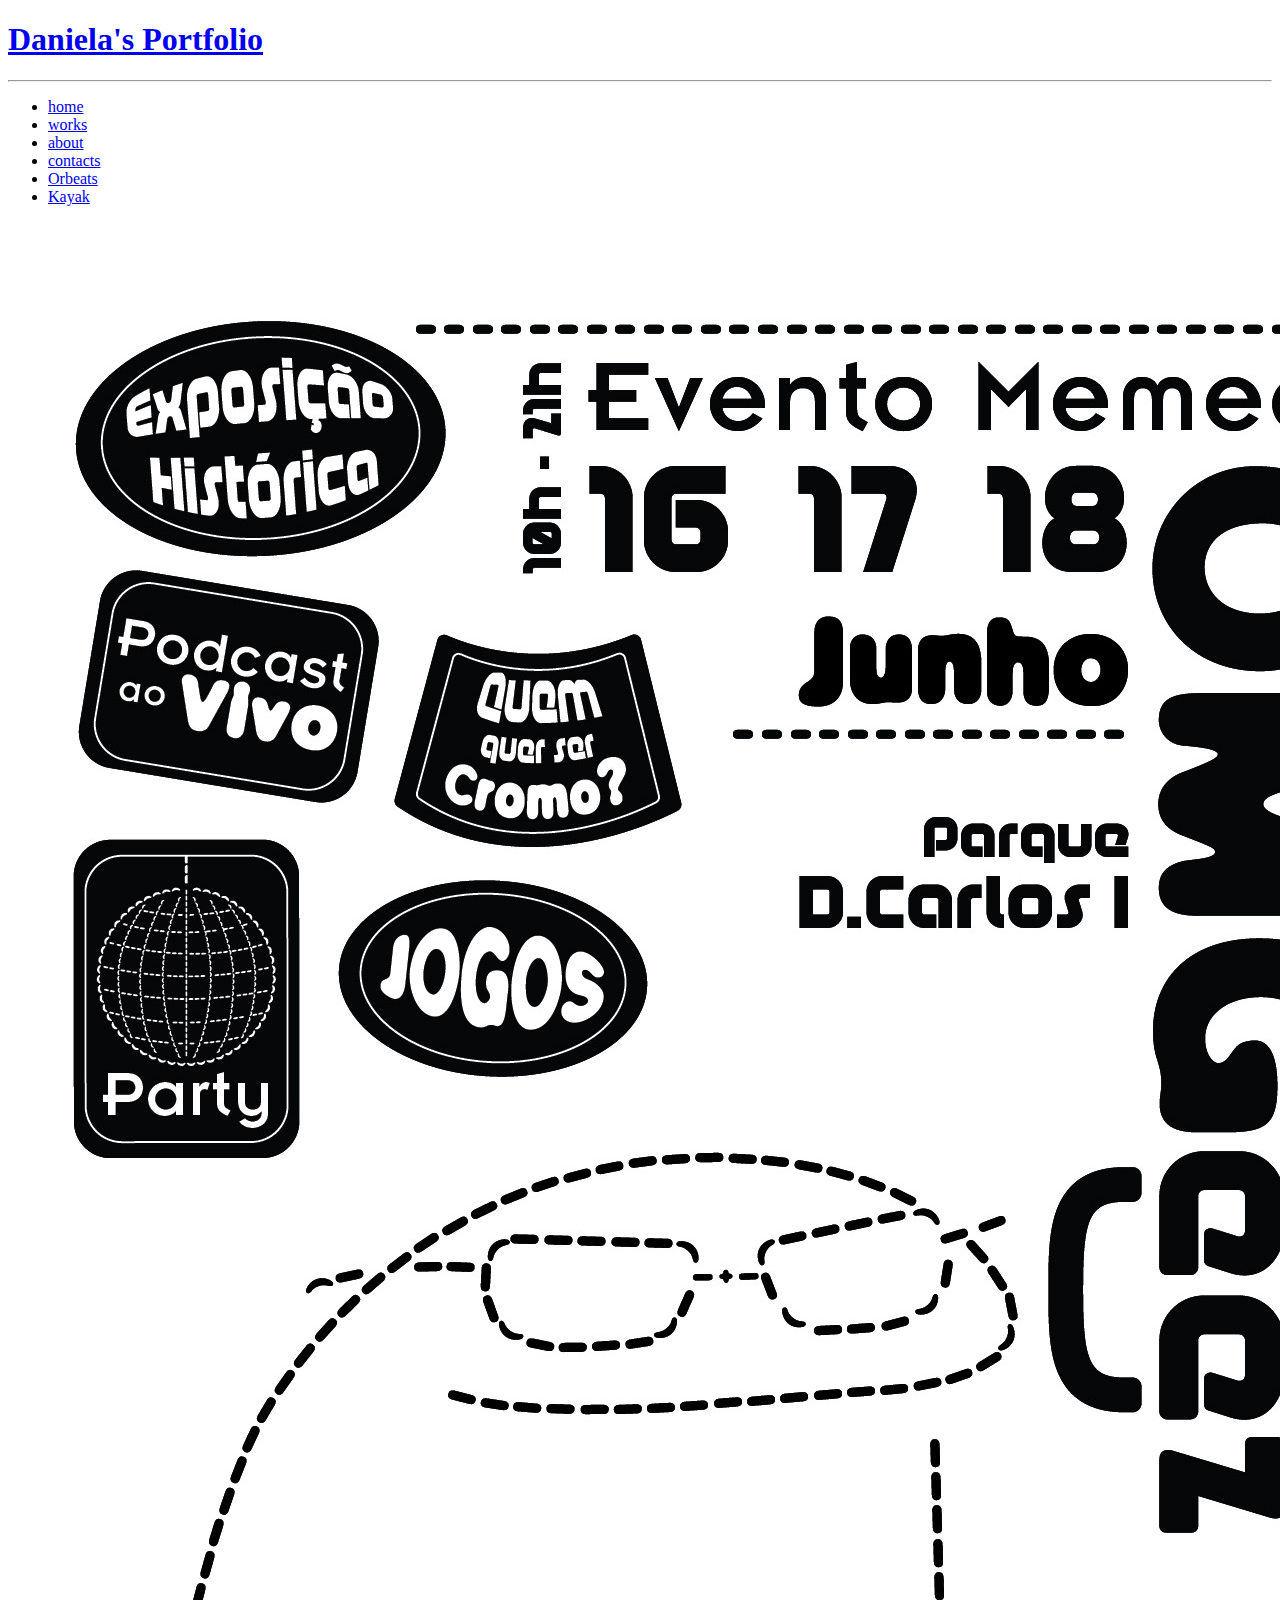
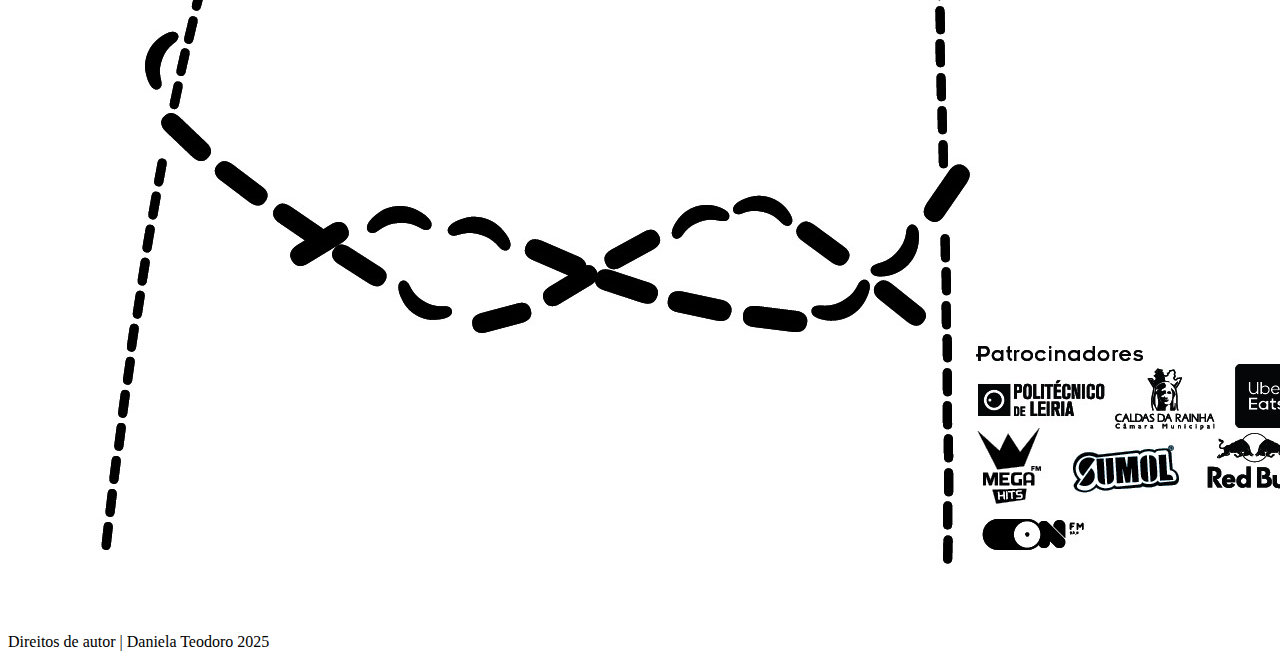
<file: projects/project1/project1.html>
<!DOCTYPE html>
<html lang="en">
<head>
    <meta charset="UTF-8">
    <meta name="viewport" content="width=device-width, initial-scale=1.0">
    <title>Orbeats</title>
</head>
<body>
    <header>
        <h1> <a href="../../index.html" target="_self"> Daniela's Portfolio </a></h1>
    </header>
        <hr>
    <nav>
        <ul>  
            <li><a href="../../index.html" target="_self"> home </a></li>
            <li><a href="../../work.html" target="_self"> works </a></li>
            <li><a href="../../about.html" target="_self"> about </a></li>
            <li><a href="../../contact.html" target="_self"> contacts </a></li>
                <li><a href="../project1/project1.html" target="_self"> Orbeats </a></li>
                <li><a href="../project2/project2.html" target="_self"> Kayak </a></li>
        </ul>
    </nav>

    <main> 
        <img src="medias/Poster_OMGeez_CarinaSerra&DanielaTeodoro-01.jpg" alt="Poster para de um evento chamado OMGeez onde existe um boneco feito de caracteres especiais" />
    </main>
    
    <footer>
        <p> Direitos de autor | Daniela Teodoro 2025</p>
    </footer>
</body>
</html>
</file>
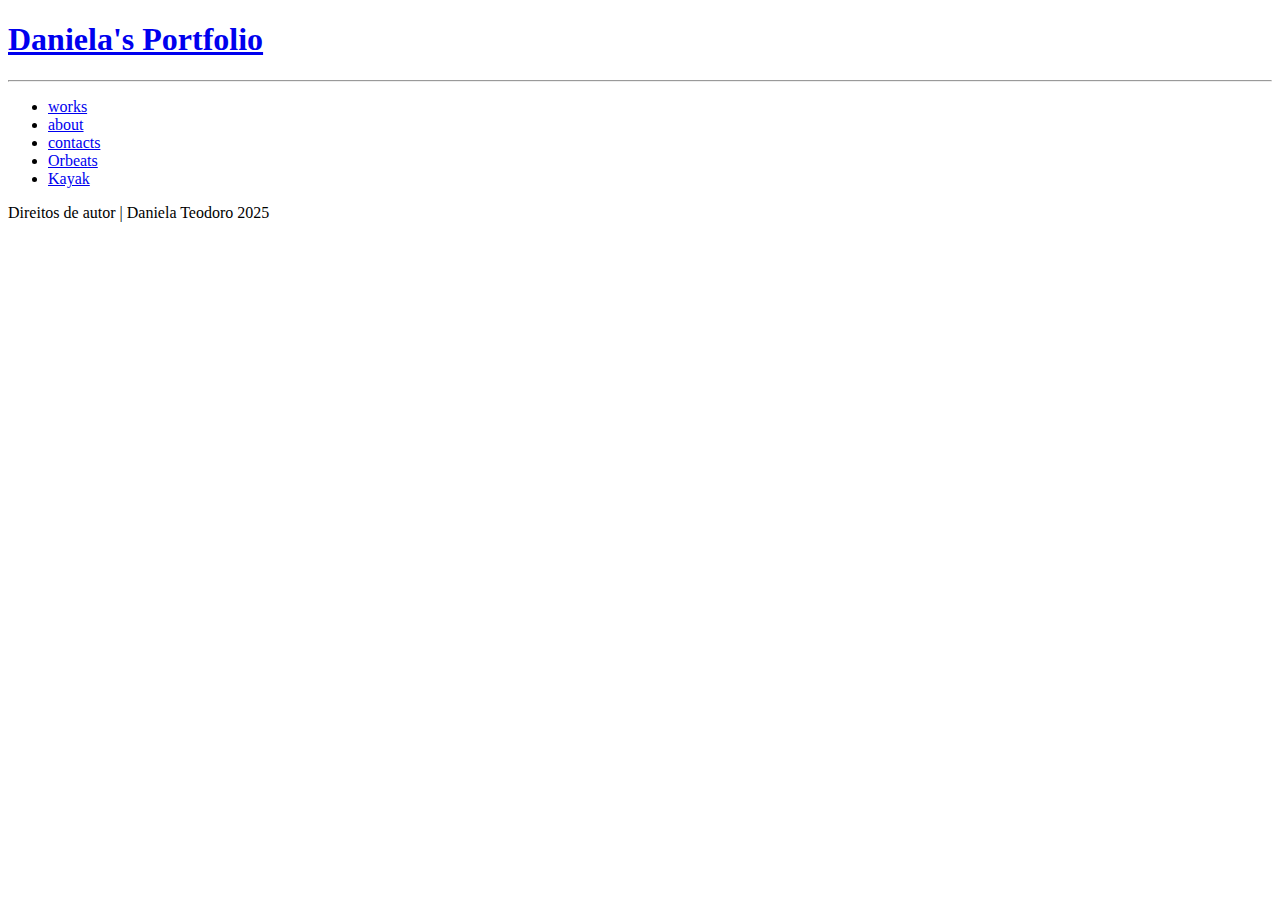
<file: projects/project2/project2.html>
<!DOCTYPE html>
<html lang="en">
<head>
    <meta charset="UTF-8">
    <meta name="description" content="Portfolio de Daniela Teodoro"> 
    <meta name="keywords" content="design, UX/UI, Website, Redesign, Acessibility, Portfolio">
    <meta name="author" content="Daniela Teodoro">
    <meta name="viewport" content="width=device-width, initial-scale=1.0">
    <title>Kayak</title>
</head>
<body>
    <header>
        <h1> <a href="../../index.html" target="_self"> Daniela's Portfolio </a></h1>
    </header>
        <hr>
    <nav>
        <ul>  
            <li><a href="../../work.html" target="_self"> works </a></li>
            <li><a href="../../about.html" target="_self"> about </a></li>
            <li><a href="../../contact.html" target="_self"> contacts </a></li>
                <li><a href="../project1/project1.html" target="_self"> Orbeats </a></li>
                <li><a href="../project2/project2.html" target="_self"> Kayak </a></li>
        </ul>
    </nav>
    
    <main>

    </main>
    <footer>
        <p> Direitos de autor | Daniela Teodoro 2025</p>
    </footer>  
</body>
</html>
</file>
<file: styles.css>
/* Daniela Teodoro, 3220561
Portfolio
3º ano 2024-2025, 2º Semestre
Época de Avaliação = Continua
ESAD.CR, Licenciatura Design Gráfico e Multimedia
Laboratório de Projeto II, Marco Heleno
08/06/2025
*/

@import url('https://fonts.googleapis.com/css2?family=Concert+One&family=Poppins:ital,wght@0,100;0,200;0,300;0,400;0,500;0,600;0,700;0,800;0,900;1,100;1,200;1,300;1,400;1,500;1,600;1,700;1,800;1,900&family=Quicksand:wght@300..700&family=Rubik+Spray+Paint&display=swap');


* 
{
  margin: 0;
  padding: 0;
}


body {
  font-family: "Poppins";
  font-weight: normal;
  color: black;
  font-size: 16px;
}


header
{
  width: 100%;
}

img
{
  width: 100%;
}

/* LINKS */
a:link { 
  text-decoration: none;
  font-weight: 300;
  /*cursor: pointer;*/
} 
a:visited { 
  text-decoration: none; 
  color: black;
  /*cursor: pointer;*/
} 
a:hover { 
  text-decoration: none;
  color:#9969F9;
} 
a:active { 
  text-decoration: none; 
}
a
{
  text-decoration: none;
  color: #9969F9;
  /*cursor: pointer;*/
  /*cursor: none !important;*/
}

/*Lists*/
ul li
{
  list-style-type: disc;
  margin-left: 5%;
}

/*Text styles (h)*/
h1
{
  font-weight: 500;
  margin-left: 2%;
}

h2
{
  display: flex;
  margin-left: 2%;
  font-weight: 600;
  margin-top: 2%;
}

h3
{
  margin-left: 2%;
  font-weight: 500;
  margin-top: 2%;
}

h5
{
  font-weight: 400;
}

#subtitle_right
{
  display: flex;
  flex-direction: row;
  justify-content: flex-end;
  margin-right: 3%;
}

/*Cursores*/
#meu_cursor
{
  pointer-events: none;
}

/*Controla o tamanho da imagem do cursor - Imagem ocupa 100% do espaço autorizado no java scrip*/
#meu_cursor img
{
  width: 100%;
  height: 100%;

}

/*Cursor dos projetos*/
/*Controla a imagem que "cresce" centrando a imagem e o texto*/
#view_project 
{
  color: #9969F9;
  mix-blend-mode: difference;
  font-weight: 600;

  width: 100%;
  height: 100%;
  
  display: flex;
  justify-content: center;
  align-items: center;

  position: absolute;
  left: 0px;
  top: 0px;
}


/* MENU - nav bar*/

nav 
{
margin-bottom: 10px;
margin-top: 10px;
border-bottom: #9969F9 3px solid;

display: flex;
justify-content: space-between;
align-items: center;
}

#name_title /*o meu nome*/
{
    /*Defenições do tipo de letra*/
    font-size: 27px;
    font-weight: bold;

    margin-left: 2%;
}

nav ul /* lista do Menu | Defenições*/
{
  display: flex;
  flex-direction: row;
  justify-content: flex-start;
  margin-right: 8%;
}

nav ul li  /* lista do Menu*/
{
/*Defenições do tipo de letra*/
    
  font-size: 17px;
  font-weight: normal;
  list-style-type: none;
  margin-right: 3%;
}

#email_responsive
{
  display: none;
}

/*   footer  */
footer
{
padding: 2%;
border-top: #9969F9 5px solid;
border-radius: 20px;

display: flex;
justify-content: space-between;
margin-top: 2%;
}

footer p
{
  letter-spacing: 1.5px;
}

footer span
{
  font-size: 20px;
  font-weight: bold;
  color: #9969F9;
}

/* lista das Redes Sociais*/
#Socials
{
width: 70%;
display: flex;
justify-content: flex-end;
gap: 2%;
}

/*Botões das Redes Sociais*/
.socials_button
{
display: flex;
justify-content: center;
align-items: center;
padding: 5px;
width: 18%;
gap: 2%;
  /*background*/
  border-radius: 30px;
  /*Defenições do tipo de letra*/
  color: #F8F8F8;
  font-size: 16px;
  font-weight: 500;
}

/*Redimensionar da foto do botão das Redes Sociais*/
#Socials .socials_button img
{
  width: 13%;
}

#Socials a:visited
{
  color: black;
}

#Socials a:hover
{
  color: #432285;
}

/* APRESENTAÇÃO */
/* controla a primeira área com os dois retângulos*/
/*Encontra-se na página "Index" e "About*/
#beggining
{
  display: flex;
  flex-direction: row;
  flex-wrap: nowrap;
  justify-content: space-between;
  align-items: stretch;
}

/* retângulo à esquerda - nome e serviços*/
#left
{
  background-color:#9969F9;
  width: 55vw;
  margin-top: 50px;
  margin-bottom: 50px;

  border-radius: 0px 100px 20px 0px;
  display: flex;
  justify-content: center;
  align-items: center;
  flex-wrap: wrap;
}

/*Defenições do tipo de letra do área "left"*/
#left p 
{
  padding: 90px;
  width: 70%;
  color: #F8F8F8;
  /* para defenir bem o tamanho, semelhante a todo o viewport */
  margin-top: 80px;
  margin-bottom: 50px;
}


/*Por os textos em grande e bold = o meu nome*/
#left p span
{
  font-size: 36px;
  font-weight: bold;
}

/*Controla o tamanho da letra da caixa left apenas na página do Index*/
#left #index 
{
  /* Font setting */
  font-size: 36px;
}

/*Controla o tamanho da letra da caixa left apenas na página do About*/
#left #about 
{
  /* Font setting */
  font-size: 22px;
}

/*Botão que leva o utilizador ao curriculo | Botão centrado e roxo*/
#curriculum
{
  padding: 2%;
width: 18%;
display: flex;
justify-content: center;
margin-bottom: 5%;
text-align: center;

  /*background*/
  background-color: #432285;
  border-radius: 30px;
  /*Defenições do tipo de letra*/
  color: #9969F9;
  font-size: 14px;
}


/* retângulo à direita - "Currently available""*/
#right
{
  background-color:#9969F9;
  width: 35vw;
  margin-top: 50px;
  margin-bottom: 50px;

  /*to top-left corner, top-right corner,to bottom-left corner*/
  border-radius: 100px 0px  0px 20px;
  display: flex;
  justify-content: center;
  align-items: center;
}

#right p 
{
  /*Font setting*/
  color: #F8F8F8;
  font-size: 36px;
}

#right p span
{
  text-decoration-line: underline;
}

/*Localizado na página About*/
#beggining a
{
  color: #F8F8F8;
  text-decoration-line: underline;
}

/* IMAGENS SCROLL */
/* Projetos principais*/
/*Encontra-se na página "Index"*/
figure /*Imagens Sticky Scroll*/
{ 
  width: 100%;
  height: 100%;
  position: sticky;
  top: 0px;
  left: 0px;
}

  figure img /*Defenir o tamanho das imagens Stickys*/
  {
    width: 100%;
    height: 100%;
  }

    figcaption /*legenda das imagens stickys*/
    {
      position: absolute;
      top: 50%;
      left: 6.5%;
      color: #F8F8F8;
      mix-blend-mode: difference;
      margin-top: 15px;

      /*Font setting*/
      font-weight: 700; 
    }

      figcaption span /*legenda das imagens stickys - texto secundário*/
      {
        position: relative;
        width: 50%;
        height: 50%;
        margin-top: 1%;

        /*Font setting*/
        font-weight: 500; 
      }


/*Encontra-se na página "About"*/
/* TOOL-BOX - Onde mostro aptidões técnicas - retângulos com icones e texto*/
/*Secção que controla a Tool Box: a sua forma e espaçamento entre o título e os conteudos*/

#right #Designers_ToolBox 
{
  width: 100%;
  height: 70%;
  padding-left: 100px;
  
  display: flex;
  flex-direction: row;
  justify-content: flex-start;
  align-items: flex-start;
  flex-wrap: wrap;
  align-content: flex-start;
  gap: 2%;
}
/*É a caixa onde se encontra o software a ser apresentado na TollBox*/
#right #Designers_ToolBox .TollBox 
{
  border: 3px solid #F8F8F8;
  border-radius: 10px;
  width: 200px;

  display: flex;
  flex-direction: row;
  justify-content: space-between;
  align-items: center;
  gap: 10px;

  padding: 15px;
}

#right #Designers_ToolBox .TollBox img
{
  width: 50px;
}

#right #Designers_ToolBox .TollBox p
{
  flex-grow: 1;
  font-size: 16px;
}

/*Titulos das Info_Boxes - Educação e Experiência*/
#Education_Experience
{
  display: flex;
  flex-direction: row;
  flex-wrap: nowrap;
  height: min-content;
  justify-content: flex-start;
  gap: 60%;
  padding: 0;
}

/* Controla as caixas de texto = contém diferentes informações*/
.Info_Boxes
{
  display: flex;
  flex-direction: row;
  flex-wrap: wrap;
  justify-content: flex-start;
  align-items: stretch;
  gap: 10%;
  margin-left: 2%;
}

/* Conjunto de 3 listas ou textos  na horizontal*/
#Lists
{
  width: 97%;
  display: flex;
  flex-direction: row;
  flex-wrap: nowrap;
  justify-content: center;
  align-items: stretch;
  gap: 10%;
  margin-left: 2%;
  margin-top: 3%;
}


/* Galeria de Fotos sobre Journaling*/
#Journaling_Gallery
{
  width: 97vw;
  height: 100vh;
  
  display: flex;
  flex-direction: row;
  flex-wrap: nowrap;
  justify-content: flex-start;
  align-items: stretch;
  flex-wrap: wrap;
  align-content: stretch;
  margin-left: 1%;
  margin-top: 2%;
  gap: 1.5%;
}

    /* Fotos da galeria de fotos sobre Journaling*/
    #Journaling_Gallery #one
    {
      background-image: url("about_media/svt_itorijanai.jpeg");
      width: 23%;
      background-position: center center;
      background-repeat: no-repeat;
      background-size: cover; /*contain*/
    }

    #Journaling_Gallery #two
    {
      background-image: url("about_media/wjsn_chocome_hmph!.jpeg");
      width: 23%;
      background-position: center center;
      background-repeat: no-repeat;
      background-size: cover;
    }

    #Journaling_Gallery #three
    {
      background-image: url("about_media/bss_fighting.jpg");
      width: 23%;
      background-position: center center;
      background-repeat: no-repeat;
      background-size: cover;
    }

    #Journaling_Gallery #four
    {
      background-image: url("about_media/wjsn_myblack_myattitude.jpeg");
      width: 23%;
      background-position: center center;
      background-repeat: no-repeat;
      background-size: cover;
    }

    #Journaling_Gallery #five
    {
      background-image: url("about_media/artms_virtualangel.jpg");
      width: 23%;
      background-position: center center;
      background-repeat: no-repeat;
      background-size: cover;
    }

    #Journaling_Gallery #six
    {
      background-image: url("about_media/ive_heya.jpg");
      width: 23%;
      background-position: center center;
      background-repeat: no-repeat;
      background-size: cover;
    }

    #Journaling_Gallery #seven
    {
      background-image: url("about_media/aespa_supernova.jpg");
      width: 23%;
      background-position: center center;
      background-repeat: no-repeat;
      background-size: cover;
    }

/*   PROJECTS  */
/*Titulo dos Projetos*/
 .project_texts h1
{
  margin-left: 3%;
  margin-top: 3%;
  margin-bottom: 1%;

}

/*Texto - Introdução dos projetos*/
.project_texts_right p
{
margin-left: 3%;
  margin-bottom: 10px;
  width:55%; 
  font-size: 16px;
  font-weight: normal;
}

/*Texto - Metodologia e pessoas relacionadas ao trabalho*/
.project_texts p span
{
  font-size: 14px;
  font-weight: 600;
}

.project_texts
{
  display: flex;
  flex-direction: row;
  width: 96vw;
  justify-content: space-between;
  align-items: flex-end;
  margin-bottom: 2%;
}

.project_texts_left
{
  display: flex;
  flex-direction: column;
  gap: 1%;
  width: 45%;
}

/*Img - Thumbnail dos projetos*/
.Project_thumbnail
{
  width: 100 vw;
}

/*Img - Imagem com os conteudos mais importantes dos projetos*/
.Important_Frames
{
  width: 100%;
}

/*Img - Imagens que explicam mais sobre os projetos*/
/*Localizada nos projetos "Orbeats", "Resistoo" e "Check In"*/
#app_showcase
{
  width: 100%;
  height: 100%;
  display: flex;
  justify-content: center;
  align-items: center;
  gap: 5%;
}

#app_showcase img
{
  width: 50%;
}

video
{
  width: 100%;
  margin-bottom: 2%;
}

/*Localizada no projeto "Orbeats"*/
.Personas
{
  position: relative;
}

/*Galeria com várias imagens verticais*/
/*Localizada no projeto "Orbeats" e "Resistoo"*/
.Wireframes
{
  position: relative;
  display: flex;
  flex-direction: row;
  flex-wrap: wrap;
  justify-content: center;
  align-items: center;
  gap: 2%;
  width: 100%;
    margin-bottom: 2%;
    margin-top: 2%;
}

.Wireframes img
{
  width: 10%;
  border: black 1px solid;
  margin-bottom: 1%;
}

/*Imagem - não ocupa a totalidade do viewport*/
/*Localizada no projeto Kayak*/
#Flowchart
{
width: 80%;
margin-left: 10%;
}

/*Galeria com várias imagens com tamanhos diferentes*/
/*Localizada no projeto Check In*/
.Website_Wireframes
{
    position: relative;
  display: flex;
  flex-direction: row;
  align-items: flex-start;
  gap: 1%;
  width: 96%;
    margin: 2%;
}

.Website_Wireframes img
{
  width: 16%;
  border: black 1px solid;
  margin-bottom: 1%;
}

/* "Wireframe Testing"*/
/*Localizada no projeto Kayak*/
#Testing
{
  width: 98vw;
  display: flex;
  justify-content: center;
  gap: 2%;
  margin-bottom: 2%;
}
/*Localizada no projeto Kayak*/
#Testing img
{
  width: 50vw;
  border: black 1px solid;
  border-radius: 10px;
}

/*Localizada nos projetos "Primavera Longa" e "WaterBomb"*/
/*Controla as imagens dos Posters*/
.Right_layout
{
  width: 97vw;
  position: relative;
  display: flex;
  flex-direction: row;
  justify-content: center;
  align-items: center;
  gap: 2%;
}

#Poster
{
  width: 40%;
  position: relative;
}

/*Localizada no projeto "Primavera Longa", "Waterbomb" e em "Check In"*/
#SM_Posts
{
  width: 97vw;
  position: relative;
  display: flex;
  flex-direction: row;
  flex-wrap: wrap;
  justify-content: center;
  align-items: center;
  gap: 2%;
}

#SM_Posts img
{
  width: 30%;
  margin-top: 2%;
}

/*Localizada nos projetos "Primavera Longa" e em "Check In"*/
#Stories
{
  display: flex;
  flex-wrap: wrap;
  flex-direction: row;
  align-items: center;
  justify-content: center;
  gap: 2%;
}


#Stories video
{
  width: 32%;
}

/*Conjunto de linhas de texto*/
/*Localizado nos projetos "Orbeats", "Kayak", "Primavera Longa" e "Waterbomb"*/
.Datasheet
{
  margin: 3%;
}

    h5 span
    {
      font-weight: 600;
    }

    .Datasheet h1
    {
      margin: 0%;
    }

/*Localizada nos projetos "Resistoo* e "Check In"*/
#Branding
{
  margin-top: 2%;
  display: flex;
  justify-content:center;
  align-items: center;
  width: 100%;
  gap: 3%;

}

/*Localizada nos projetos "Resistoo* e "Check In"*/
.Logo_showcase img
{
  width: 80%;
  padding: 5%;
}
/*Localizada no projeto "Waterbomb"*/
#gifs
{
  width: 20%;
}



/*Todas as Text_Boxes*/

/*Caixa caracterizada pelas formas e a cor lilás*/
/*Localizada no About Me*/
#TextBox 
{
/*Background setting*/
padding: 40px;
border:#9969F9 4px solid;
  width: 20%;
  border-radius: 20px;
  margin-top: 2%;

  display: flex;
  flex-direction: column;
  justify-content: center;
}

    #TextBox p
    {
      color: black;
    font-size: 24px;
    padding-bottom: 5%;
    padding-top: 5%;
    
    }

    #TextBox p span
    {
      font-size: 24px;
      font-weight: 600;
    }

    #TextBox h5
    {
      color: black;
    }

/*Caixa caracterizada pela forma e o stroke lilás*/
/*Localizada no About Me*/
#TextBox_purple
{
/*Background setting*/
padding: 40px;
border:#9969F9 4px solid;
  width: 20%;
  margin-top: 2%;
/*to top-left corner, top-right corner,to bottom-left corner*/
border-radius: 20px;
display: flex;
flex-wrap:wrap;
align-items: center;
}
  #TextBox_purple p
  {
    color:#9969F9;
  font-size: 24px;
  padding-bottom: 5%;
  padding-top: 5%;
  }

  #TextBox_purple p span
  {
    color:#9969F9;
    font-size: 24px;
    font-weight: 600;
  }

  #TextBox_purple h5
  {
  color:#9969F9;
  }

  /*Localizada no projeto Resistoo*/
#TextBox_resistoo_blue
{
    /*Background setting*/
    padding: 40px;
    background-color:#19226D;
      width: 20%;
      margin-top: 2%;
      border-radius: 20px;
}
      #TextBox_resistoo_blue h2
      {
        color: #FFAC18;
      font-size: 24px;
      padding-bottom: 1%;
      padding-top: 3%;
      }

      #TextBox_resistoo_blue ul li
      {
        font-size: 15px;
        color: #FFAC18;
      }

      #TextBox_resistoo_blue li span
      {
        font-weight: 600;
      }

/*Localizada no projeto Resistoo*/
#TextBox_resistoo_yellow
{
    /*Background setting*/
    padding: 40px;
    background-color: #FFAC18;
      width: 20%;
      margin-top: 2%;
    border-radius: 20px;
}
      #TextBox_resistoo_yellow h2
      {
        color: #19226D;
      font-size: 24px;
      padding-bottom: 1%;
      padding-top: 3%;
      }

      #TextBox_resistoo_yellow ul li
      {
        font-size: 15px;
        color: #19226D;
      }

      #TextBox_resistoo_yellow li span
      {
        font-weight: 600;
      }

#TextBox_black_outline
{
    /*Background setting*/
    padding: 40px;
    border: black 4px solid;
      width: 20%;
      margin-top: 2%;    
      border-radius: 20px;
      display: flex;
      flex-direction: column;
      justify-content: center;
}

#TextBox_black_outline ol li
{
  font-size: 15px;
}

#TextBox_waterbomb_yellow
{
    /*Background setting*/
    padding: 40px;
    background-color: #F3DB00;
      width: 20%;
      margin-top: 2%;
    border-radius: 20px;
}

#TextBox_waterbomb_green
{
    /*Background setting*/
    padding: 40px;
    background-color: #32CC10;
      width: 20%;
      margin-top: 2%;
    border-radius: 20px;
}

/* Responsive */

/* Small devices (portrait tablets and large phones, up to 767px) */
@media only screen and (max-width: 767px) 
{
  nav ul li
  {
    font-size: 14px ;
    font-weight: 800;
  }

  nav ul /* lista do Menu | Defenições*/
{
  display: flex;
  flex-direction: row;
  justify-content: flex-start;
  gap: 5%;
  margin-right: 8%;
}

#name_title
{
  font-size: 24px;
}

  .project_texts
  {
    display: block;
    flex-direction: column;
    width: 100%;
  }

  .project_texts_right p
{
margin-left: 3%;
  margin-bottom: 10px;
  width: 98%; 
  font-size: 16px;
  font-weight: normal;
}

  .project_texts_right
  {
    width: 80%;
  }

  .project_texts_left
  {
    margin-left: 3%;
    width: 80%;
  }

  .Info_Boxes
  {
    gap: 2%;
    flex-direction: column;
  }

  #Education_Experience
  {
    flex-wrap: wrap;
    flex-direction: column;
    gap: 2%;
  }

  #TextBox_purple
  {
    width: 80%;
  }

  #TextBox
  {
    width: 80%;
  }

  #TextBox_purple p
  {
    font-size: 18px;
  }

  #TextBox_purple p span
  {
    font-size: 20px;
  }

  #TextBox p
  {
    font-size: 18px;
  }
    #TextBox p span
  {
    font-size: 20px;
  }
  #TextBox_resistoo_blue
  {
    width: 80%;
  }
  #TextBox_resistoo_yellow
  {
    width: 80%;
  }
  #TextBox_black_outline
  {
    width: 80%;
  }
  #TextBox_waterbomb_yellow
  {
    width: 80%;
  }
  #TextBox_waterbomb_green
  {
    width: 80%;
  }

  #beggining
  {
    flex-direction: column;
    flex-wrap: wrap;
    justify-content: flex-start;
    gap: 2%;
  }
  
  #left
  {
  width: 100%;
  }
  #right
  {
  width: 100%;
  padding-top: 5%;
  padding-bottom: 5%;
  margin-top: 10px;
  }
  #right p
  {
  font-size: 30px;
  }


/*Por os textos em grande e bold = o meu nome*/
#left p span
{
  font-size: 32px;
}

/*Controla o tamanho da letra da caixa left apenas na página do Index*/
#left #index 
{
  /* Font setting */
  font-size: 32px;
}

/*Controla o tamanho da letra da caixa left apenas na página do About*/
#left #about 
{
  /* Font setting */
  font-size: 16px;
}
  figcaption
  {
    opacity: 0%;
  }

  .socials_button p
  {
    opacity: 0%;
  }

  .socials_button
  {
    align-items: stretch;
  }
#Socials .socials_button img
{
  width: 50%;
}

#Lists
{
  width: 97%;
  display: flex;
  flex-direction: column;
  flex-wrap: wrap;
  justify-content: center;
  align-items: stretch;
  gap: 10%;
  margin-left: 2%;
  margin-top: 3%;
}

#Stories
{
  display: flex;
  flex-wrap: nowrap;
  flex-direction: column;
  align-items: center;
  justify-content: center;
  gap: 2%;
}

#Stories video
{
  width: 80%;
}

#Testing img
{
  width: 50vw;
  height: 50vw;
  border: black 1px solid;
  border-radius: 10px;
}

#email_computer
{
  display:none
}

#email_responsive
{
  display: inline;
  margin-right: 5px;
}
}


/* Medium devices (landscape tablets, 768px and up) */
@media only screen and (min-width: 768px) 
{

}
</file>
